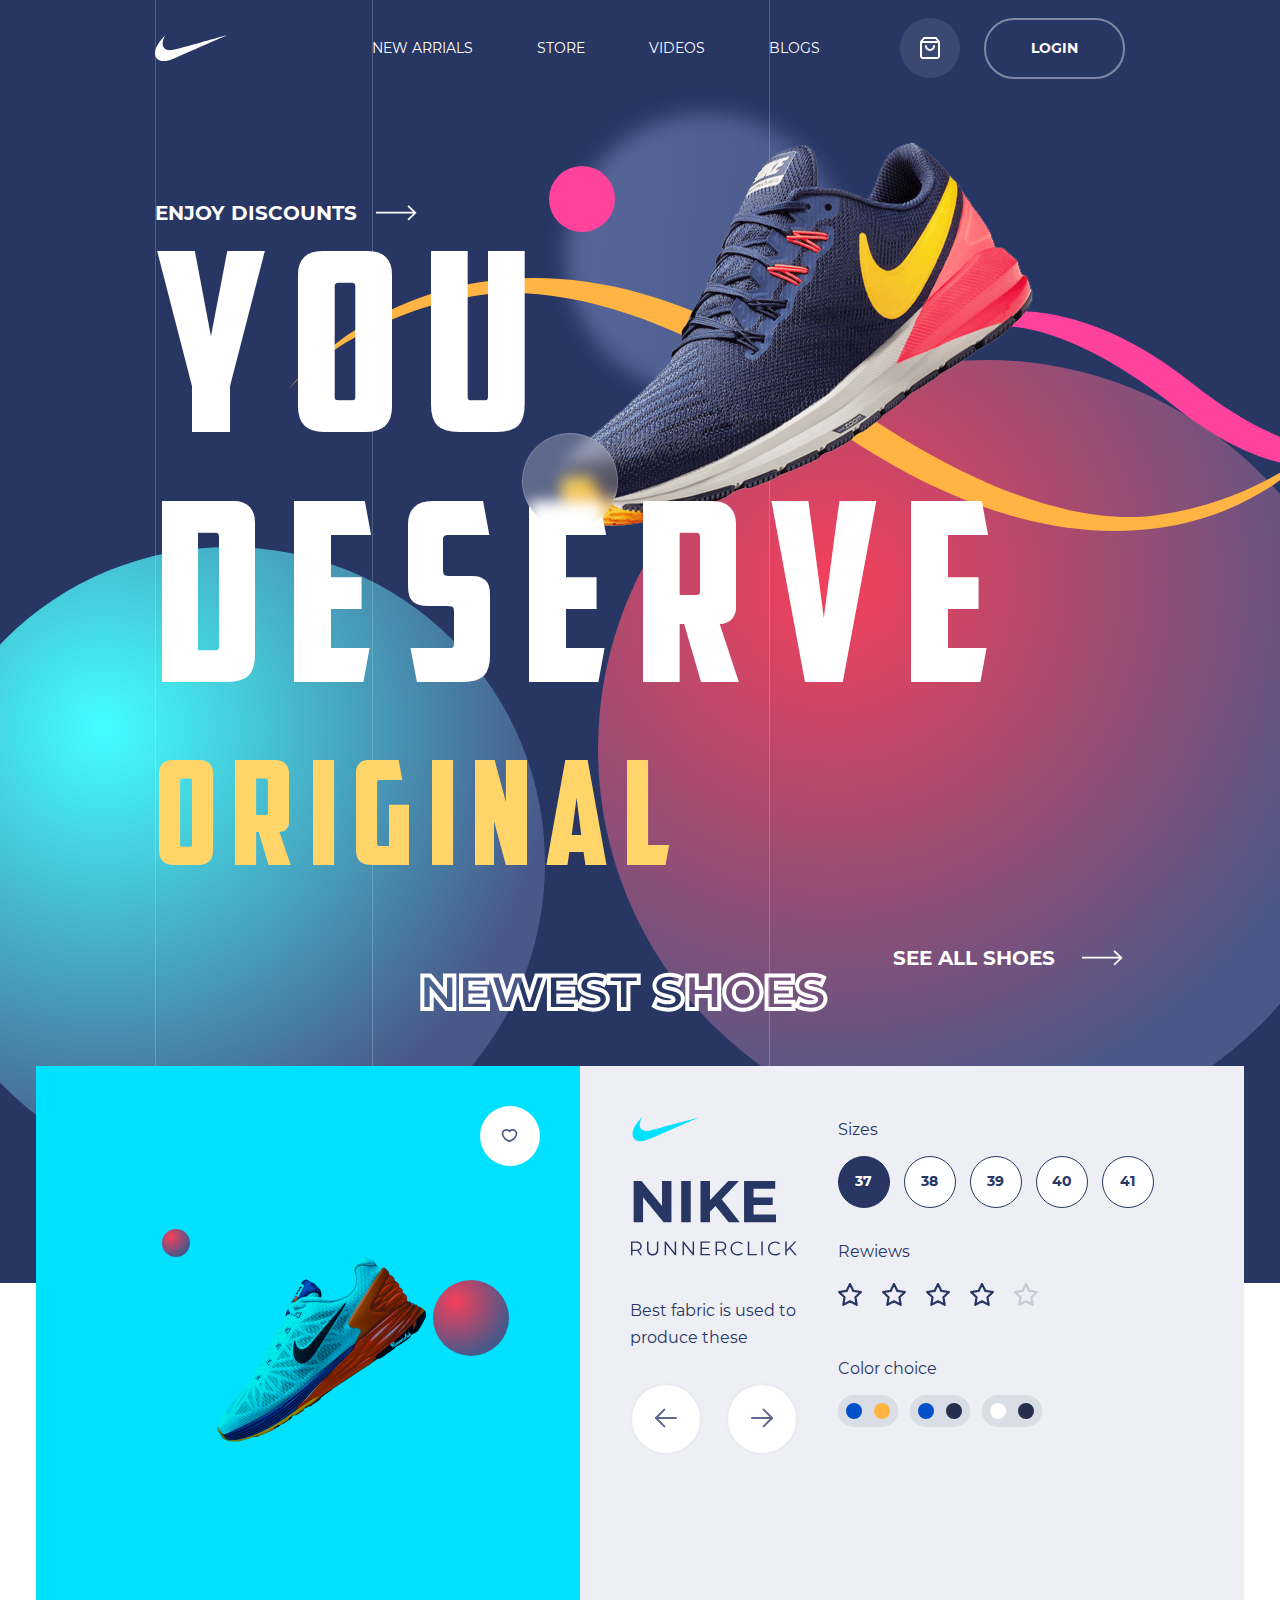
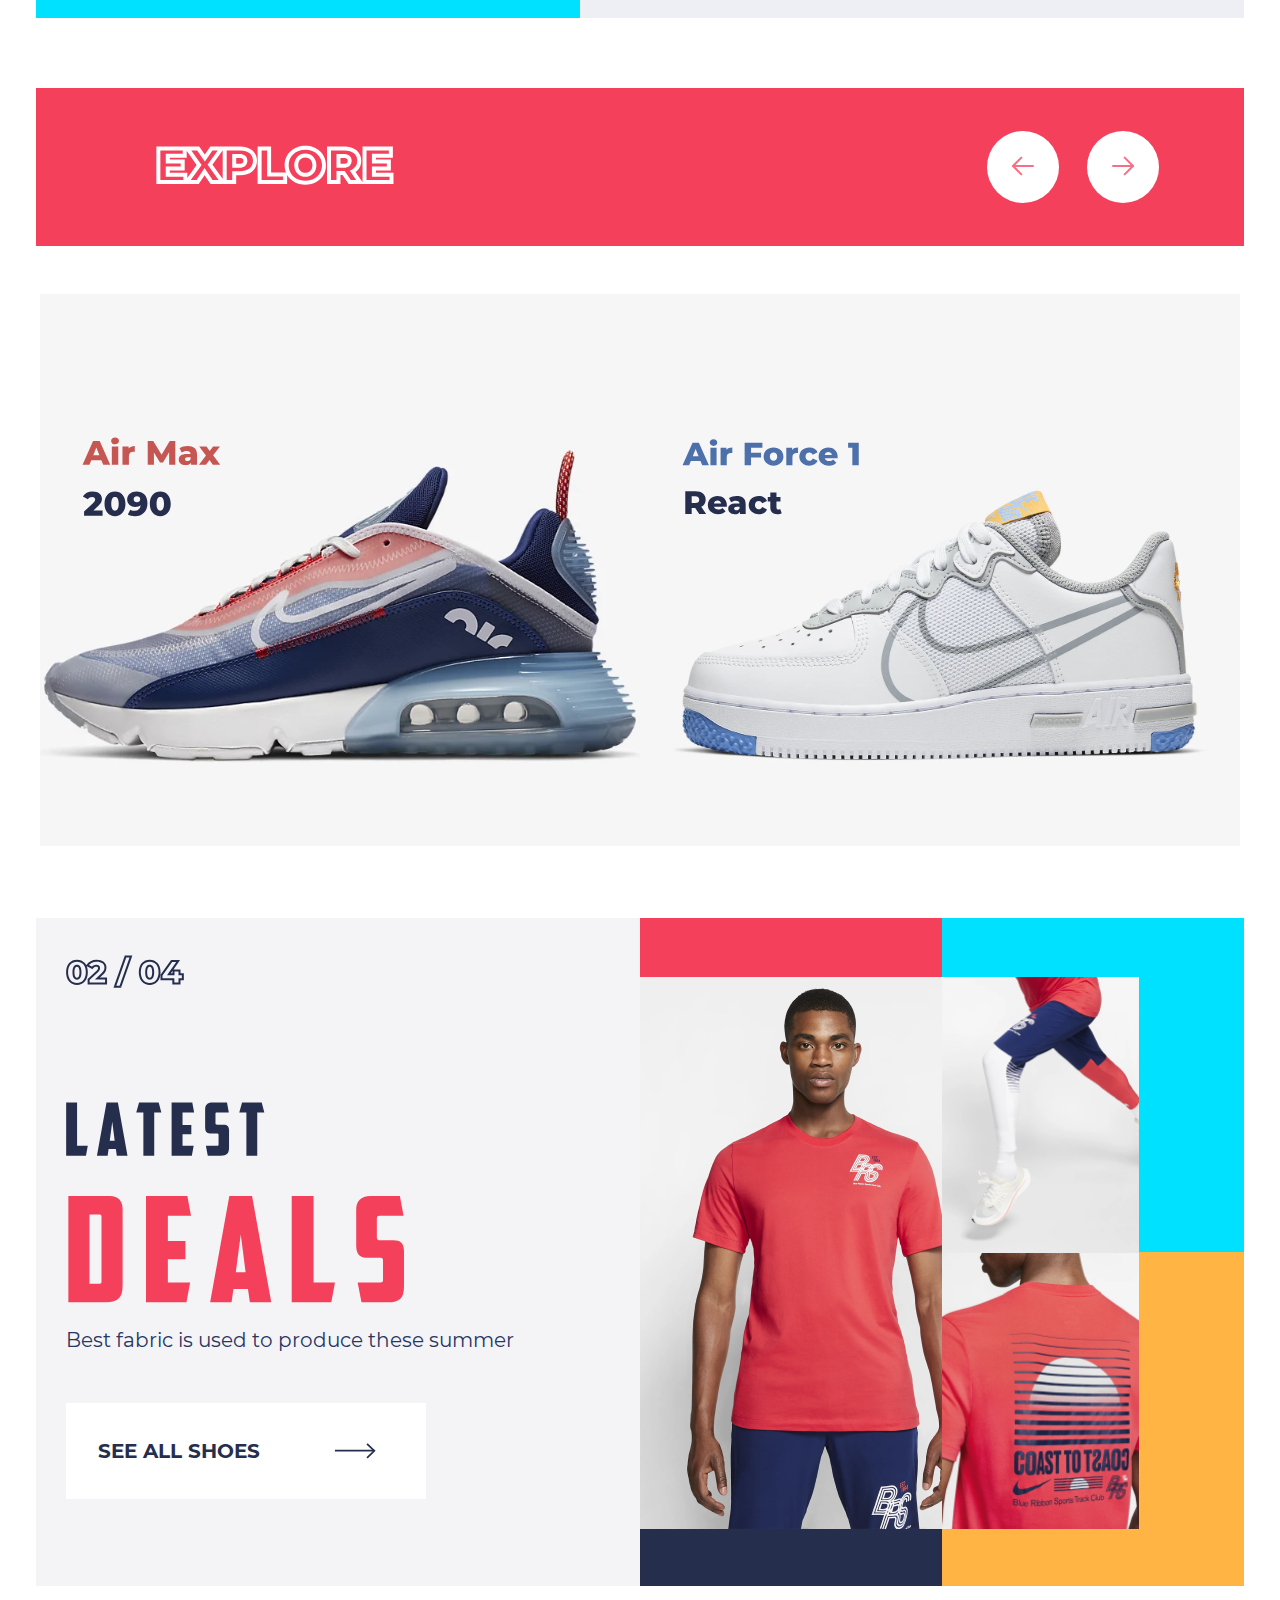
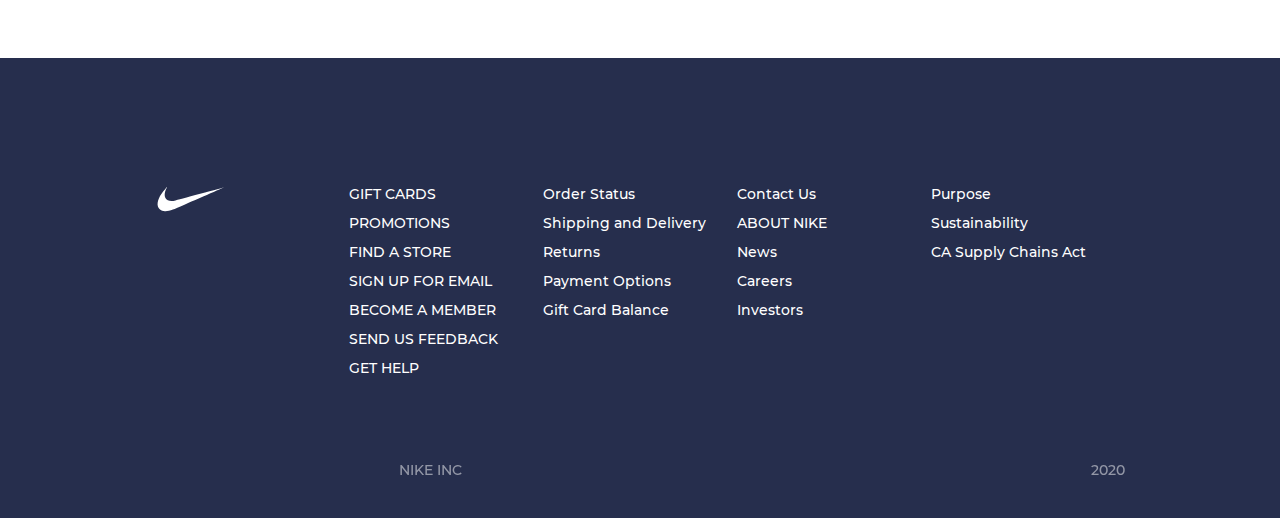
<file: index.html>
<!DOCTYPE html>
<html lang="en">

<head>
    <!-- TITLE -->
    <title>Home Page</title>

    <!-- STYLE -->
    <link rel="stylesheet" href="style/style.css">
    <link rel="stylesheet" href="font/Montserrat/stylesheet.css">
    <link rel="stylesheet" href="font/American_captain/stylesheet.css">
</head>

<body>

    <!-- WALLPAPER SECTION -->
    <section id="wallpaper-section">
        <div class="image">
            <img src="./img/Untitled-1 1.svg" alt="">
        </div>
        <div class="bg-radius"></div>
        <div class="pink-ellipse"></div>
        <div class="red-ellipse"></div>
        <div class="blue-ellipse"></div>
        <div class="blur-mini-ellipse"></div>
        <div class="vector-yellow">
            <img src="./img/Vector 1 (Stroke).svg" alt="">
        </div>
        <div class="vector-pink">
            <img src="./img/Vector 2 (Stroke).svg" alt="">
        </div>
        <div class="container">
            <!-- header -->
            <header>
                <div class="left-side-header">
                    <a href="index.html" class="logo">
                        <img src="./img/nike 1.svg" alt="">
                    </a>
                </div>
                <div class="center-side-header">
                    <ul>
                        <li><a href="" class="first-child-a">new arrials</a></li>
                        <li><a href="">store</a></li>
                        <li><a href="">videos</a></li>
                        <li><a href="" class="last-child-a">blogs</a></li>
                    </ul>
                </div>
                <div class="right-side-header">
                    <div class="basket">
                        <img src="./img/shopping-bag.svg" alt="">
                    </div>
                    <a href="" class="login-btn">
                        login
                    </a>
                </div>
                <div class="menu-button">
                    <div class="inner">
                        <span></span>
                        <span></span>
                        <span></span>
                    </div>
                </div>
            </header>
            <!-- inner wallpaper section -->
            <div class="inner-wallpaper-section">
                <a href="#" class="go-to discounts">
                    <p>ENJOY DISCOUNTS</p>
                    <img src="./img/Group 439.svg" alt="">
                </a>
                <h1>YOU <br> DESERVE</h1>
                <h2>ORIGINAL</h2>
                <a href="#" class="go-to shoes">
                    <p>SEE ALL SHOES</p>
                    <img src="./img/Group 439.svg" alt="">
                </a>
                <img src="./img/NEWEST SHOES.svg" alt="" class="newest-shoes">
            </div>
        </div>
        <!-- NEWEST SHOES SECTION -->
        <section id="newest-shoes-section">
            <div class="container-fluid">
                <div class="inner-newest-shoes" id="innerNewest">
                    <!-- left side -->
                    <div class="left-side-new-s">
                        <div class="like-round-parent">
                            <div class="like-round">
                                <svg viewBox="0 0 19 17" fill="none" xmlns="http://www.w3.org/2000/svg">
                                    <path fill-rule="evenodd" clip-rule="evenodd"
                                        d="M18 5.88971C18 8.05147 16.8303 9.82721 15.3486 11.2941C13.789 12.6838 11.7615 13.8419 9.81193 14.8456L9.5 15L9.18807 14.8456C7.23853 13.8419 5.21101 12.761 3.65138 11.2941C2.09174 9.82721 1 8.05147 1 5.88971C1 4.42279 1.54587 3.26471 2.32569 2.41544C3.1055 1.56618 4.19725 1.18015 5.28899 1.02574C6.84862 0.871324 8.56422 1.41176 9.57798 2.64706C10.4358 1.41176 12.1514 0.871324 13.711 1.02574C14.8028 1.18015 15.8945 1.56618 16.6743 2.41544C17.4541 3.26471 18 4.42279 18 5.88971Z"
                                        stroke="#495889" stroke-width="2" stroke-miterlimit="10" />
                                </svg>
                            </div>
                        </div>
                        <div class="left-side-main-img">
                            <div class="first-ellipse"></div>
                            <img src="./img/Nike-Shoe-PNG 3 1.svg" alt="">
                            <div class="second-ellipse"></div>
                            <!-- <div class="shadow">
                                <div class="first-shadow"></div>
                                <div class="second-shadow"></div>
                            </div> -->
                        </div>
                    </div>
                    <!-- right side -->
                    <div class="right-side-new-s">
                        <div class="content">
                            <img src="./img/nike 2.svg" class="logo-nike-blue" alt="">
                            <img src="./img/NIKE RUNNERCLICK.svg" class="runner-click" alt="">
                            <p>Best fabric is used to <br> produce these</p>
                            <div class="arrows">
                                <button class="prev-btn" id="prevBtn">
                                    <svg viewBox="0 0 24 24" fill="none" xmlns="http://www.w3.org/2000/svg">
                                        <g opacity="0.75">
                                            <path d="M10.3333 20.3333L2 12L10.3333 3.66667" stroke="#283664"
                                                stroke-width="2" stroke-linecap="round" stroke-linejoin="round" />
                                            <path d="M22 12L2 12" stroke="#283664" stroke-width="2"
                                                stroke-linecap="round" stroke-linejoin="round" />
                                        </g>
                                    </svg>
                                </button>
                                <button class="next-btn" id="nextBtn">
                                    <svg viewBox="0 0 24 24" fill="none" xmlns="http://www.w3.org/2000/svg">
                                        <g opacity="0.75">
                                            <path d="M13.6667 3.66667L22 12L13.6667 20.3333" stroke="#283664"
                                                stroke-width="2" stroke-linecap="round" stroke-linejoin="round" />
                                            <path d="M2 12H22" stroke="#283664" stroke-width="2" stroke-linecap="round"
                                                stroke-linejoin="round" />
                                        </g>
                                    </svg>
                                </button>
                            </div>
                        </div>
                        <div class="inner">
                            <p>Sizes</p>
                            <div class="checkboxes">
                                <div class="form-check">
                                    <input class="form-check-input" type="radio" name="movie-date" id="d1" value="1"
                                        checked>
                                    <label class="form-check-label" for="d1">
                                        37
                                    </label>
                                </div>

                                <div class="form-check">
                                    <input class="form-check-input" type="radio" name="movie-date" id="d2" value="2">
                                    <label class="form-check-label" for="d2">
                                        38
                                    </label>
                                </div>

                                <div class="form-check">
                                    <input class="form-check-input" type="radio" name="movie-date" id="d3" value="2">
                                    <label class="form-check-label" for="d3">
                                        39
                                    </label>
                                </div>

                                <div class="form-check">
                                    <input class="form-check-input" type="radio" name="movie-date" id="d4" value="2">
                                    <label class="form-check-label" for="d4">
                                        40
                                    </label>
                                </div>

                                <div class="form-check">
                                    <input class="form-check-input" type="radio" name="movie-date" id="d5" value="2">
                                    <label class="form-check-label" for="d5">
                                        41
                                    </label>
                                </div>
                            </div>
                            <p>Rewiews</p>
                            <div class="rating">
                                <svg viewBox="0 0 22 22" fill="none" xmlns="http://www.w3.org/2000/svg">
                                    <path
                                        d="M11 1L14.09 7.26L21 8.27L16 13.14L17.18 20.02L11 16.77L4.82 20.02L6 13.14L1 8.27L7.91 7.26L11 1Z"
                                        stroke="#283664" stroke-width="2" stroke-linecap="round"
                                        stroke-linejoin="round" />
                                </svg> <svg viewBox="0 0 22 22" fill="none" xmlns="http://www.w3.org/2000/svg">
                                    <path
                                        d="M11 1L14.09 7.26L21 8.27L16 13.14L17.18 20.02L11 16.77L4.82 20.02L6 13.14L1 8.27L7.91 7.26L11 1Z"
                                        stroke="#283664" stroke-width="2" stroke-linecap="round"
                                        stroke-linejoin="round" />
                                </svg> <svg viewBox="0 0 22 22" fill="none" xmlns="http://www.w3.org/2000/svg">
                                    <path
                                        d="M11 1L14.09 7.26L21 8.27L16 13.14L17.18 20.02L11 16.77L4.82 20.02L6 13.14L1 8.27L7.91 7.26L11 1Z"
                                        stroke="#283664" stroke-width="2" stroke-linecap="round"
                                        stroke-linejoin="round" />
                                </svg> <svg viewBox="0 0 22 22" fill="none" xmlns="http://www.w3.org/2000/svg">
                                    <path
                                        d="M11 1L14.09 7.26L21 8.27L16 13.14L17.18 20.02L11 16.77L4.82 20.02L6 13.14L1 8.27L7.91 7.26L11 1Z"
                                        stroke="#283664" stroke-width="2" stroke-linecap="round"
                                        stroke-linejoin="round" />
                                </svg>
                                <svg viewBox="0 0 22 22" fill="none" xmlns="http://www.w3.org/2000/svg">
                                    <path
                                        d="M11 1L14.09 7.26L21 8.27L16 13.14L17.18 20.02L11 16.77L4.82 20.02L6 13.14L1 8.27L7.91 7.26L11 1Z"
                                        stroke="#C6CAD7" stroke-width="2" stroke-linecap="round"
                                        stroke-linejoin="round" />
                                </svg>
                            </div>
                            <p>Color choice</p>
                            <div class="color-choice-boxes">
                                <div class="box first-box">
                                    <span></span>
                                    <span></span>
                                </div>
                                <div class="box second-box">
                                    <span></span>
                                    <span></span>
                                </div>
                                <div class="box third-box">
                                    <span></span>
                                    <span></span>
                                </div>
                            </div>
                        </div>
                    </div>
                </div>
            </div>
        </section>
        <!-- NEWEST SHOES SECTION END -->
    </section>
    <!-- WALLPAPER SECTION END -->



    <!-- EXPLORE SECTION -->
    <section id="explore-section">
        <div class="container-fluid">
            <div class="inner-explore-section">
                <!-- left -->
                <div class="left-side-explore">
                    <img src="./img/EXPLORE.svg" alt="">
                </div>
                <!-- right -->
                <div class="right-side-explore">
                    <button id="prev">
                        <svg viewBox="0 0 24 24" fill="none" xmlns="http://www.w3.org/2000/svg">
                            <g opacity="0.75">
                                <path d="M10.3333 20.3333L2 12L10.3333 3.66667" stroke="#F5405B" stroke-width="2"
                                    stroke-linecap="round" stroke-linejoin="round" />
                                <path d="M22 12L2 12" stroke="#F5405B" stroke-width="2" stroke-linecap="round"
                                    stroke-linejoin="round" />
                            </g>
                        </svg>
                    </button>
                    <button id="next">
                        <svg viewBox="0 0 24 24" fill="none" xmlns="http://www.w3.org/2000/svg">
                            <g opacity="0.75">
                                <path d="M13.6667 3.66667L22 12L13.6667 20.3333" stroke="#F5405B" stroke-width="2"
                                    stroke-linecap="round" stroke-linejoin="round" />
                                <path d="M2 12H22" stroke="#F5405B" stroke-width="2" stroke-linecap="round"
                                    stroke-linejoin="round" />
                            </g>
                        </svg>

                    </button>
                </div>
            </div>
        </div>
        <div class="container-fluid">
            <div class="carousel-explore-section">
                <div id="slider" class="slider">
                    <div class="wrapper">
                        <div id="items" class="items">
                            <div class="slide">
                                <div class="side left-side">
                                    <div class="header-side">
                                        <div class="header-side-inner">
                                            <img src="./img/nike 1.svg" alt="">
                                            <a href="">Shop now</a>
                                        </div>
                                    </div>
                                    <img src="./img/Air Max 2090.svg" class="content-img-first" alt="">
                                    <div class="main-img">
                                        <img src="./img/Rectangle 265.svg" alt="">
                                    </div>
                                    <div class="overlay"></div>
                                </div>
                                <div class="side right-side">
                                    <div class="header-side">
                                        <div class="header-side-inner">
                                            <img src="./img/nike 1.svg" alt="">
                                            <a href="">Shop now</a>
                                        </div>
                                    </div>
                                    <img src="./img/Air Force 1 React.svg" class="content-img-second" alt="">
                                    <div class="main-img">
                                        <img src="./img/Rectangle 262.svg" alt="">
                                    </div>
                                    <div class="overlay"></div>
                                </div>
                            </div>
                            <div class="slide">
                                <div class="side left-side">
                                    <div class="header-side">
                                        <div class="header-side-inner">
                                            <img src="./img/nike 1.svg" alt="">
                                            <a href="">Shop now</a>
                                        </div>
                                    </div>
                                    <img src="./img/Air Max 2090.svg" class="content-img-first" alt="">
                                    <div class="main-img">
                                        <img src="./img/nike-air-png-3.png" alt="">
                                    </div>
                                </div>
                                <div class="side right-side">
                                    <div class="header-side">
                                        <div class="header-side-inner">
                                            <img src="./img/nike 1.svg" alt="">
                                            <a href="">Shop now</a>
                                        </div>
                                    </div>
                                    <img src="./img/Air Force 1 React.svg" class="content-img-second" alt="">
                                    <div class="main-img">
                                        <img src="./img/Rectangle 265.svg" alt="">
                                    </div>
                                </div>
                            </div>
                            ...
                        </div>
                    </div>
                </div>
            </div>
        </div>
    </section>
    <!-- EXPLORE SECTION END -->



    <!-- LATEST DETALIS SECTION -->
    <section id="latest-detalis-section">
        <div class="container-fluid">
            <div class="latest-detalis-inner">
                <div class="latest-left">
                    <div class="header-latest-left">
                        <img src="./img/04.svg" alt="">
                    </div>
                    <div class="main-latest">
                        <img src="./img/LAtest DEALS.svg" alt="">
                        <p>Best fabric is used to produce these summer</p>
                        <a href="#">
                            <p>SEE ALL SHOES</p>
                            <img src="./img/arrow-dark.svg" alt="">
                        </a>
                    </div>
                </div>
                <div class="latest-right">
                    <div class="line-latest">
                        <div class="box-line-latest red"></div>
                        <div class="box-line-latest blue"></div>
                    </div>
                    <div class="line-latest">
                        <div class="box-line-latest dark"></div>
                        <div class="box-line-latest yellow"></div>
                    </div>
                    <div class="images-latest-right">
                        <div class="first">
                            <img src="./img/Rectangle 272.png" alt="">
                        </div>
                        <div class="second">
                            <img src="./img/Rectangle 273.png" alt="">
                            <img src="./img/Rectangle 274.png" alt="">
                        </div>
                    </div>
                </div>
            </div>
        </div>
    </section>
    <!-- LATEST DETALIS SECTION END -->



    <!-- FOOTER -->
    <footer>
        <div class="container">
            <div class="footer-top">
                <div class="col">
                    <a href="">
                        <img src="./img/nike 1.svg" alt="">
                    </a>
                </div>
                <div class="col">
                    <ul>
                        <li><a href="">GIFT CARDS </a></li>
                        <li><a href=""> PROMOTIONS </a></li>
                        <li><a href=""> FIND A STORE</a></li>
                        <li><a href="">SIGN UP FOR EMAIL</a></li>
                        <li><a href="">BECOME A MEMBER </a></li>
                        <li><a href="">SEND US FEEDBACK </a></li>
                        <li><a href="">GET HELP </a></li>
                    </ul>
                </div>
                <div class="col col-li">
                    <ul>
                        <li>Order Status</li>
                        <li>Shipping and Delivery</li>
                        <li>Returns</li>
                        <li>Payment Options</li>
                        <li>Gift Card Balance</li>
                    </ul>
                </div>
                <div class="col col-li">
                    <ul>
                        <li>Contact Us</li>
                        <li>ABOUT NIKE</li>
                        <li>News</li>
                        <li>Careers</li>
                        <li>Investors</li>
                    </ul>
                </div>
                <div class="col col-li">
                    <ul>
                        <li>Purpose </li>
                        <li>Sustainability</li>
                        <li>CA Supply Chains Act</li>
                    </ul>
                </div>
            </div>
            <div class="footer-bottom">
                <p>NIKE INC</p>
                <p>2020 </p>
            </div>
        </div>
    </footer>
    <!-- FOOTER END -->

    <script src="js/main.js"></script>
</body>

</html>
</file>
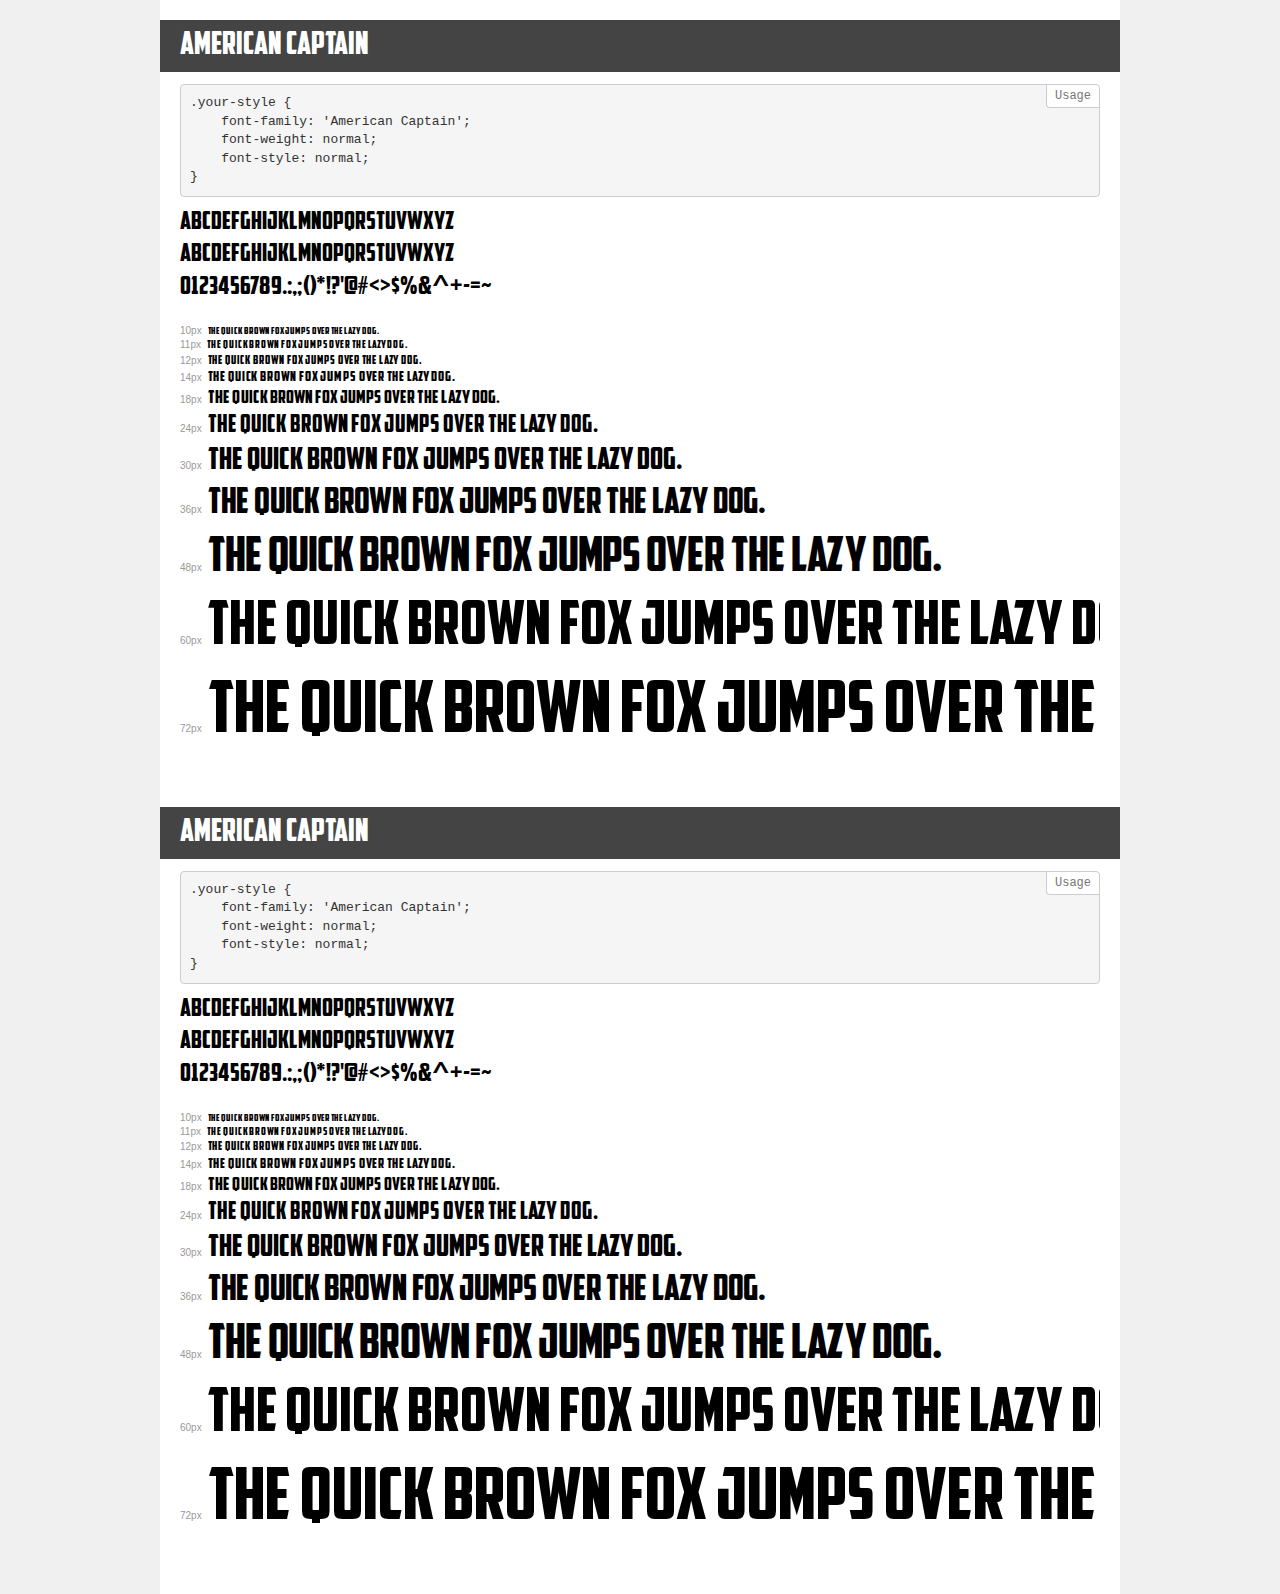
<file: font/American_captain/demo.html>
<!DOCTYPE html>
<html lang="en">
<head>
    <meta charset="utf-8">
    <meta http-equiv="X-UA-Compatible" content="IE=edge">
    <meta name="viewport" content="width=device-width, initial-scale=1">
    <meta name="robots" content="noindex, noarchive">
    <meta name="format-detection" content="telephone=no">
    <title>Transfonter demo</title>
    <link href="stylesheet.css" rel="stylesheet">
    <style>
        /*
        http://meyerweb.com/eric/tools/css/reset/
        v2.0 | 20110126
        License: none (public domain)
        */
        html, body, div, span, applet, object, iframe,
        h1, h2, h3, h4, h5, h6, p, blockquote, pre,
        a, abbr, acronym, address, big, cite, code,
        del, dfn, em, img, ins, kbd, q, s, samp,
        small, strike, strong, sub, sup, tt, var,
        b, u, i, center,
        dl, dt, dd, ol, ul, li,
        fieldset, form, label, legend,
        table, caption, tbody, tfoot, thead, tr, th, td,
        article, aside, canvas, details, embed,
        figure, figcaption, footer, header, hgroup,
        menu, nav, output, ruby, section, summary,
        time, mark, audio, video {
            margin: 0;
            padding: 0;
            border: 0;
            font-size: 100%;
            font: inherit;
            vertical-align: baseline;
        }
        /* HTML5 display-role reset for older browsers */
        article, aside, details, figcaption, figure,
        footer, header, hgroup, menu, nav, section {
            display: block;
        }
        body {
            line-height: 1;
        }
        ol, ul {
            list-style: none;
        }
        blockquote, q {
            quotes: none;
        }
        blockquote:before, blockquote:after,
        q:before, q:after {
            content: '';
            content: none;
        }
        table {
            border-collapse: collapse;
            border-spacing: 0;
        }
        /* demo styles */
        body {
            background: #f0f0f0;
            color: #000;
        }
        .page {
            background: #fff;
            width: 920px;
            margin: 0 auto;
            padding: 20px 20px 0 20px;
            overflow: hidden;
        }
        .font-container {
            overflow-x: auto;
            overflow-y: hidden;
            margin-bottom: 40px;
            line-height: 1.3;
            white-space: nowrap;
            padding-bottom: 5px;
        }
        h1 {
            position: relative;
            background: #444;
            font-size: 32px;
            color: #fff;
            padding: 10px 20px;
            margin: 0 -20px 12px -20px;
        }
        .letters {
            font-size: 25px;
            margin-bottom: 20px;
        }
        .s10:before {
            content: '10px';
        }
        .s11:before {
            content: '11px';
        }
        .s12:before {
            content: '12px';
        }
        .s14:before {
            content: '14px';
        }
        .s18:before {
            content: '18px';
        }
        .s24:before {
            content: '24px';
        }
        .s30:before {
            content: '30px';
        }
        .s36:before {
            content: '36px';
        }
        .s48:before {
            content: '48px';
        }
        .s60:before {
            content: '60px';
        }
        .s72:before {
            content: '72px';
        }
        .s10:before, .s11:before, .s12:before, .s14:before,
        .s18:before, .s24:before, .s30:before, .s36:before,
        .s48:before, .s60:before, .s72:before {
            font-family: Arial, sans-serif;
            font-size: 10px;
            font-weight: normal;
            font-style: normal;
            color: #999;
            padding-right: 6px;
        }
        pre {
            display: block;
            position: relative;
            padding: 9px;
            margin: 0 0 10px;
            font-family: Monaco, Menlo, Consolas, "Courier New", monospace;
            font-size: 13px;
            line-height: 1.428571429;
            color: #333;
            font-weight: normal;
            font-style: normal;
            background-color: #f5f5f5;
            border: 1px solid #ccc;
            overflow-x: auto;
            border-radius: 4px;
        }
        pre:after {
            display: block;
            position: absolute;
            right: 0;
            top: 0;
            content: 'Usage';
            line-height: 1;
            padding: 5px 8px;
            font-size: 12px;
            color: #767676;
            background-color: #fff;
            border: 1px solid #ccc;
            border-right: none;
            border-top: none;
            border-radius: 0 4px 0 4px;
            z-index: 10;
        }
        /* responsive */
        @media (max-width: 959px) {
            .page {
                width: auto;
                margin: 0;
            }
        }
    </style>
</head>
<body>
<div class="page">
    <div class="demo">
        <h1 style="font-family: 'American Captain'; font-weight: normal; font-style: normal;">American Captain</h1>
        <pre>.your-style {
    font-family: 'American Captain';
    font-weight: normal;
    font-style: normal;
}</pre>
        <div class="font-container" style="font-family: 'American Captain'; font-weight: normal; font-style: normal;">
            <p class="letters">
                abcdefghijklmnopqrstuvwxyz<br>
ABCDEFGHIJKLMNOPQRSTUVWXYZ<br>
                0123456789.:,;()*!?'@#<>$%&^+-=~
            </p>
            <p class="s10" style="font-size: 10px;">The quick brown fox jumps over the lazy dog.</p>
            <p class="s11" style="font-size: 11px;">The quick brown fox jumps over the lazy dog.</p>
            <p class="s12" style="font-size: 12px;">The quick brown fox jumps over the lazy dog.</p>
            <p class="s14" style="font-size: 14px;">The quick brown fox jumps over the lazy dog.</p>
            <p class="s18" style="font-size: 18px;">The quick brown fox jumps over the lazy dog.</p>
            <p class="s24" style="font-size: 24px;">The quick brown fox jumps over the lazy dog.</p>
            <p class="s30" style="font-size: 30px;">The quick brown fox jumps over the lazy dog.</p>
            <p class="s36" style="font-size: 36px;">The quick brown fox jumps over the lazy dog.</p>
            <p class="s48" style="font-size: 48px;">The quick brown fox jumps over the lazy dog.</p>
            <p class="s60" style="font-size: 60px;">The quick brown fox jumps over the lazy dog.</p>
            <p class="s72" style="font-size: 72px;">The quick brown fox jumps over the lazy dog.</p>
        </div>
    </div>
    <div class="demo">
        <h1 style="font-family: 'American Captain'; font-weight: normal; font-style: normal;">American Captain</h1>
        <pre>.your-style {
    font-family: 'American Captain';
    font-weight: normal;
    font-style: normal;
}</pre>
        <div class="font-container" style="font-family: 'American Captain'; font-weight: normal; font-style: normal;">
            <p class="letters">
                abcdefghijklmnopqrstuvwxyz<br>
ABCDEFGHIJKLMNOPQRSTUVWXYZ<br>
                0123456789.:,;()*!?'@#<>$%&^+-=~
            </p>
            <p class="s10" style="font-size: 10px;">The quick brown fox jumps over the lazy dog.</p>
            <p class="s11" style="font-size: 11px;">The quick brown fox jumps over the lazy dog.</p>
            <p class="s12" style="font-size: 12px;">The quick brown fox jumps over the lazy dog.</p>
            <p class="s14" style="font-size: 14px;">The quick brown fox jumps over the lazy dog.</p>
            <p class="s18" style="font-size: 18px;">The quick brown fox jumps over the lazy dog.</p>
            <p class="s24" style="font-size: 24px;">The quick brown fox jumps over the lazy dog.</p>
            <p class="s30" style="font-size: 30px;">The quick brown fox jumps over the lazy dog.</p>
            <p class="s36" style="font-size: 36px;">The quick brown fox jumps over the lazy dog.</p>
            <p class="s48" style="font-size: 48px;">The quick brown fox jumps over the lazy dog.</p>
            <p class="s60" style="font-size: 60px;">The quick brown fox jumps over the lazy dog.</p>
            <p class="s72" style="font-size: 72px;">The quick brown fox jumps over the lazy dog.</p>
        </div>
    </div>
</div>
</body>
</html>
</file>
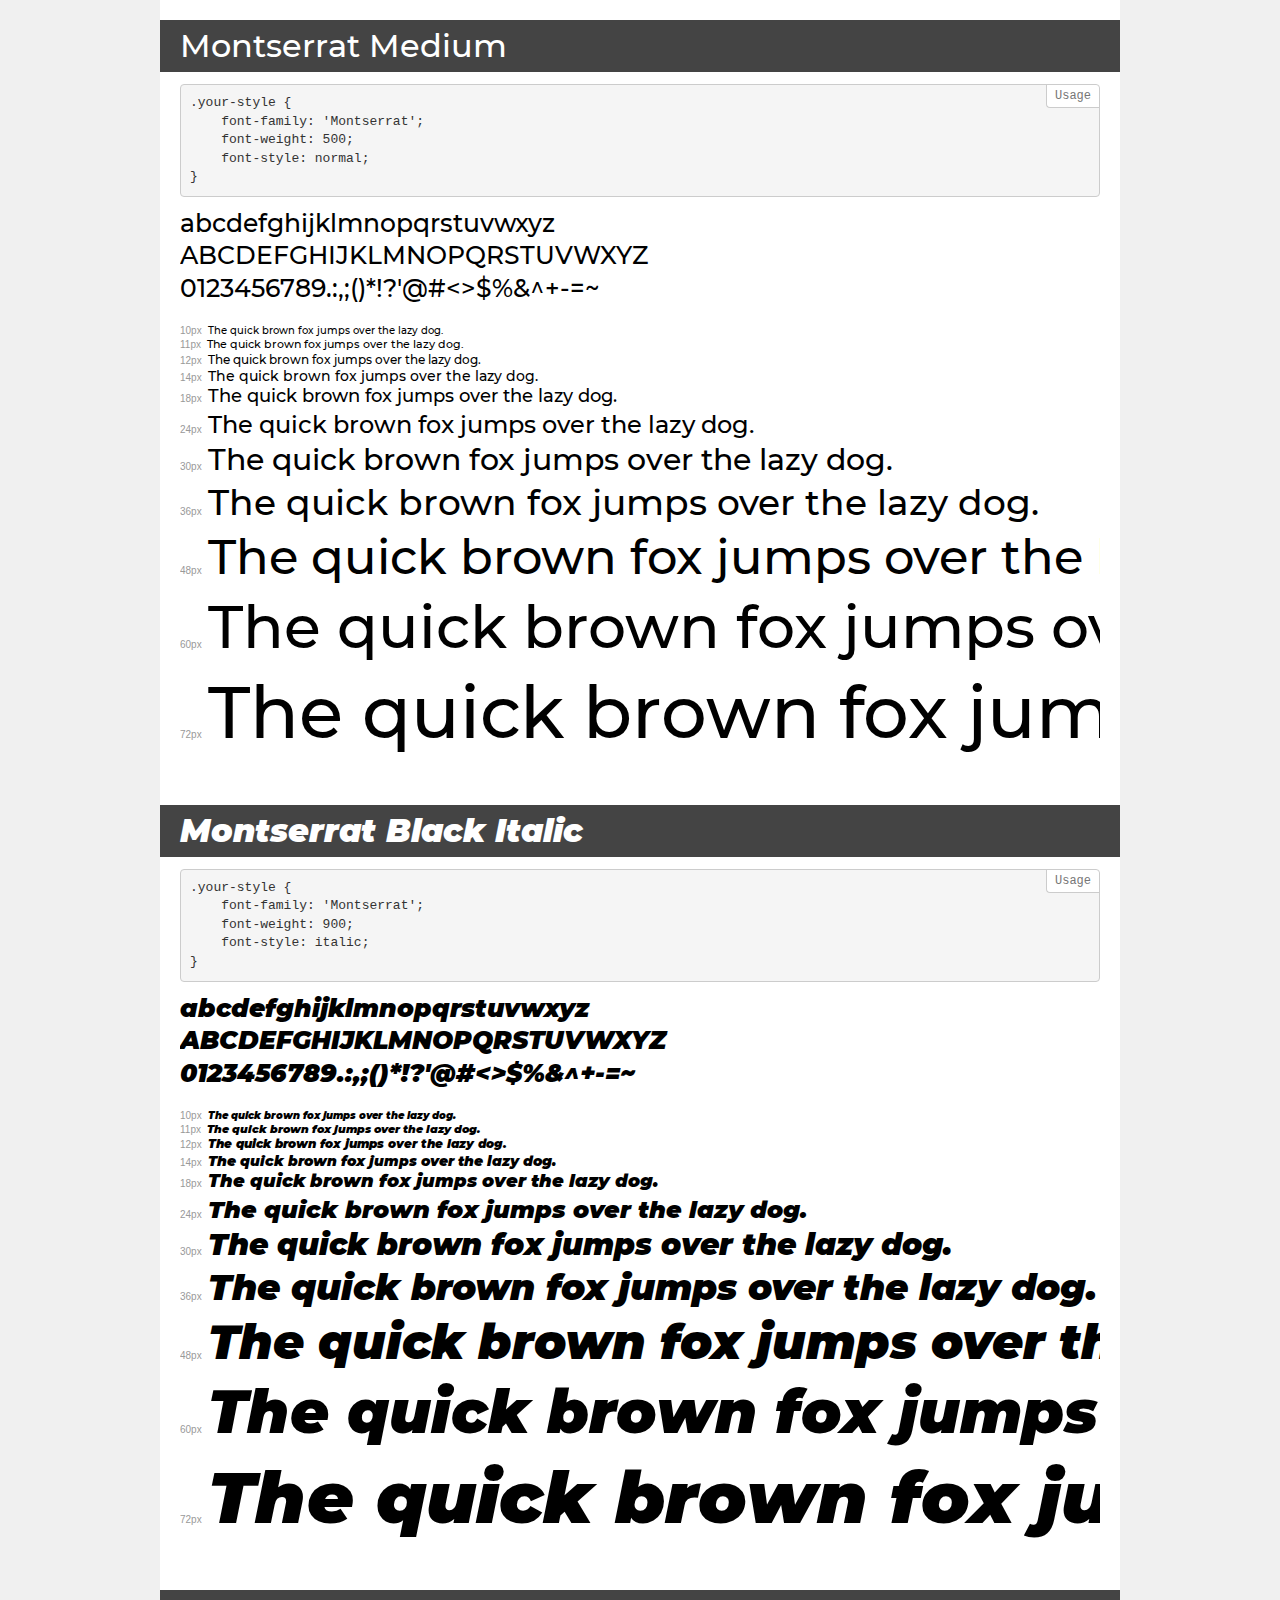
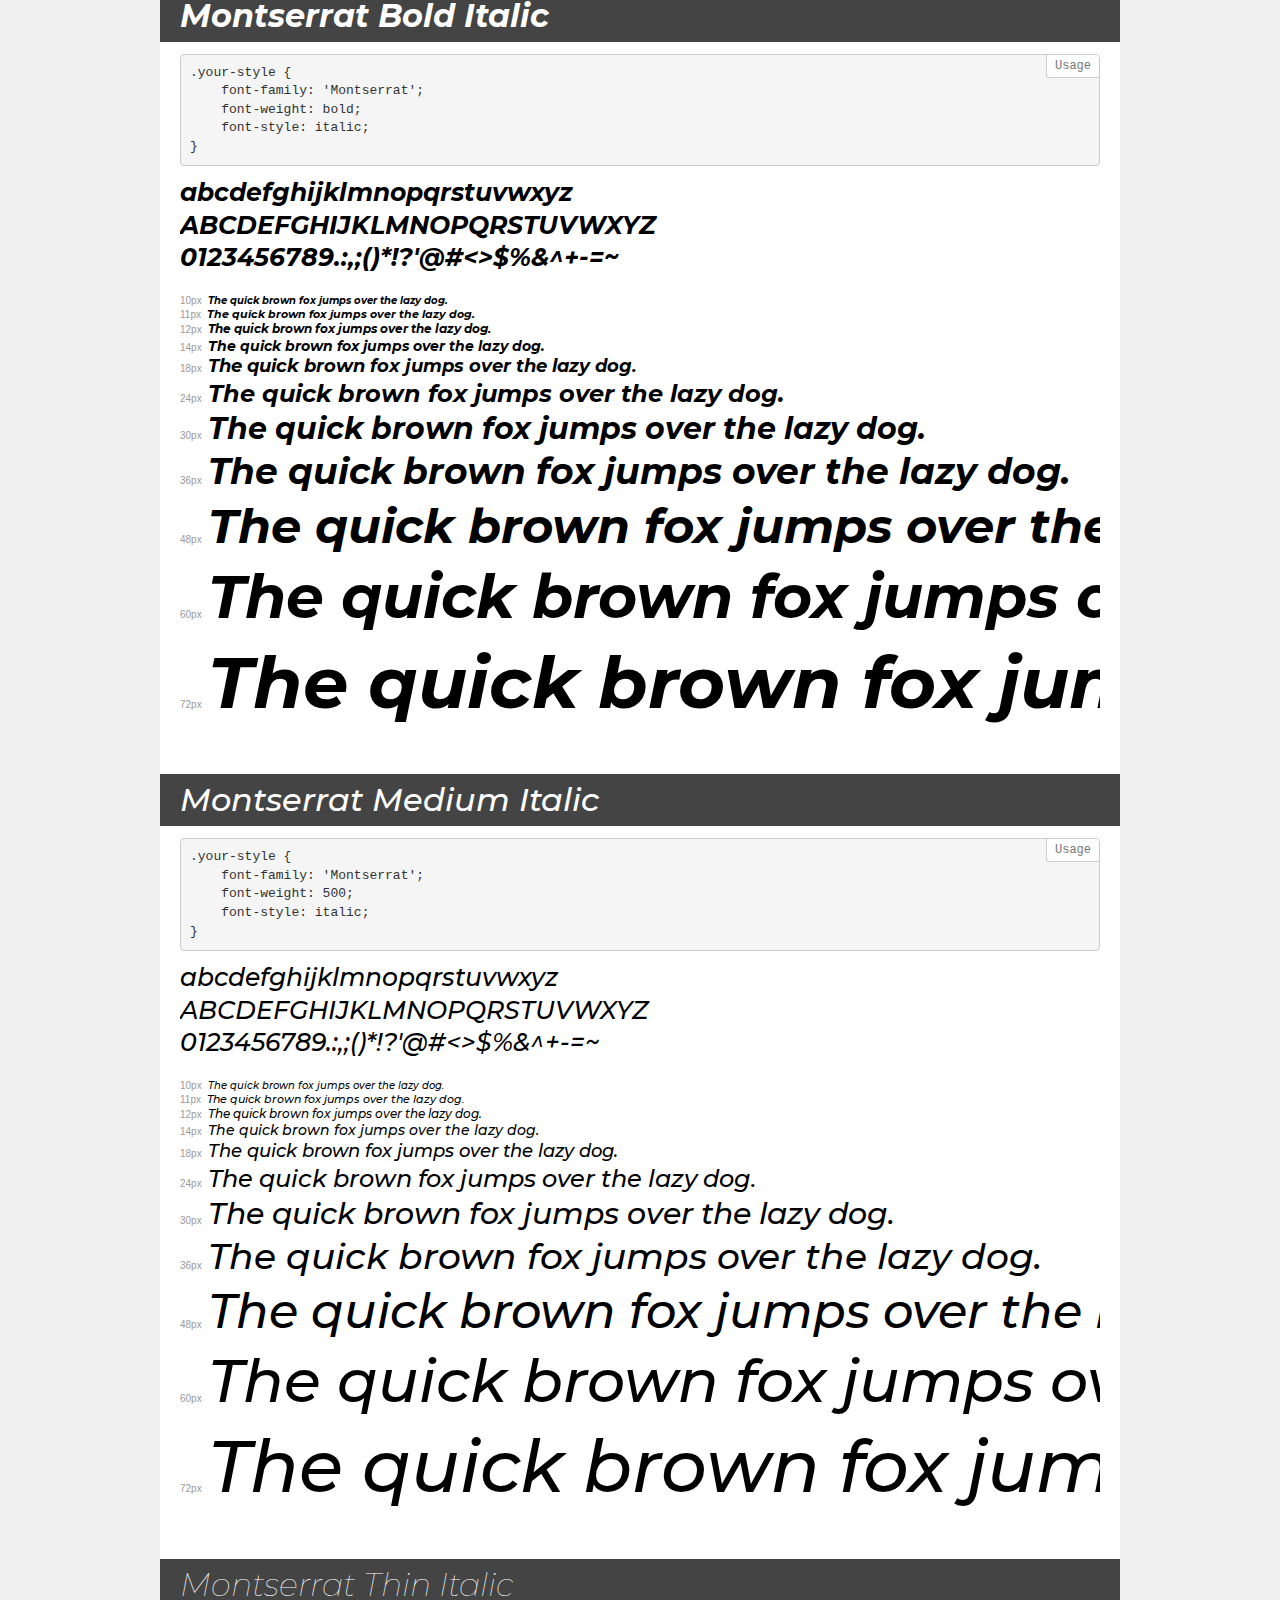
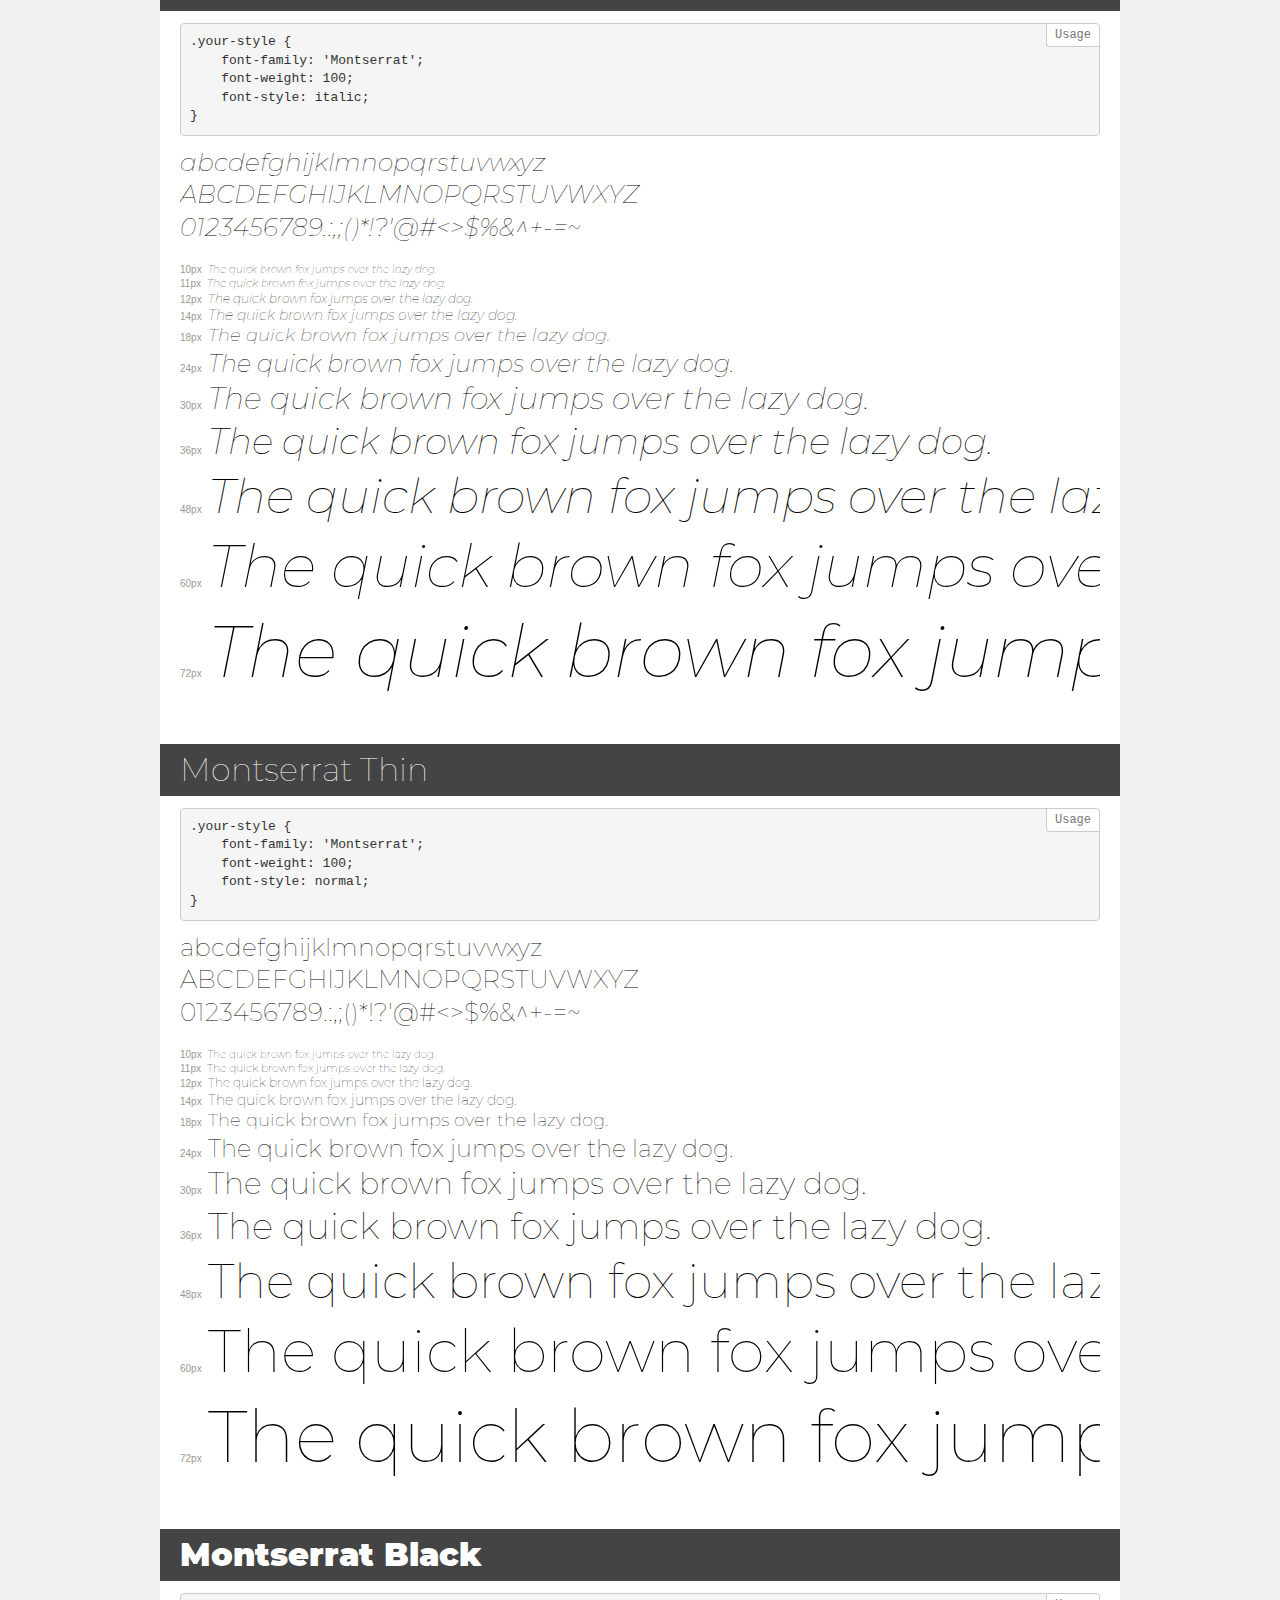
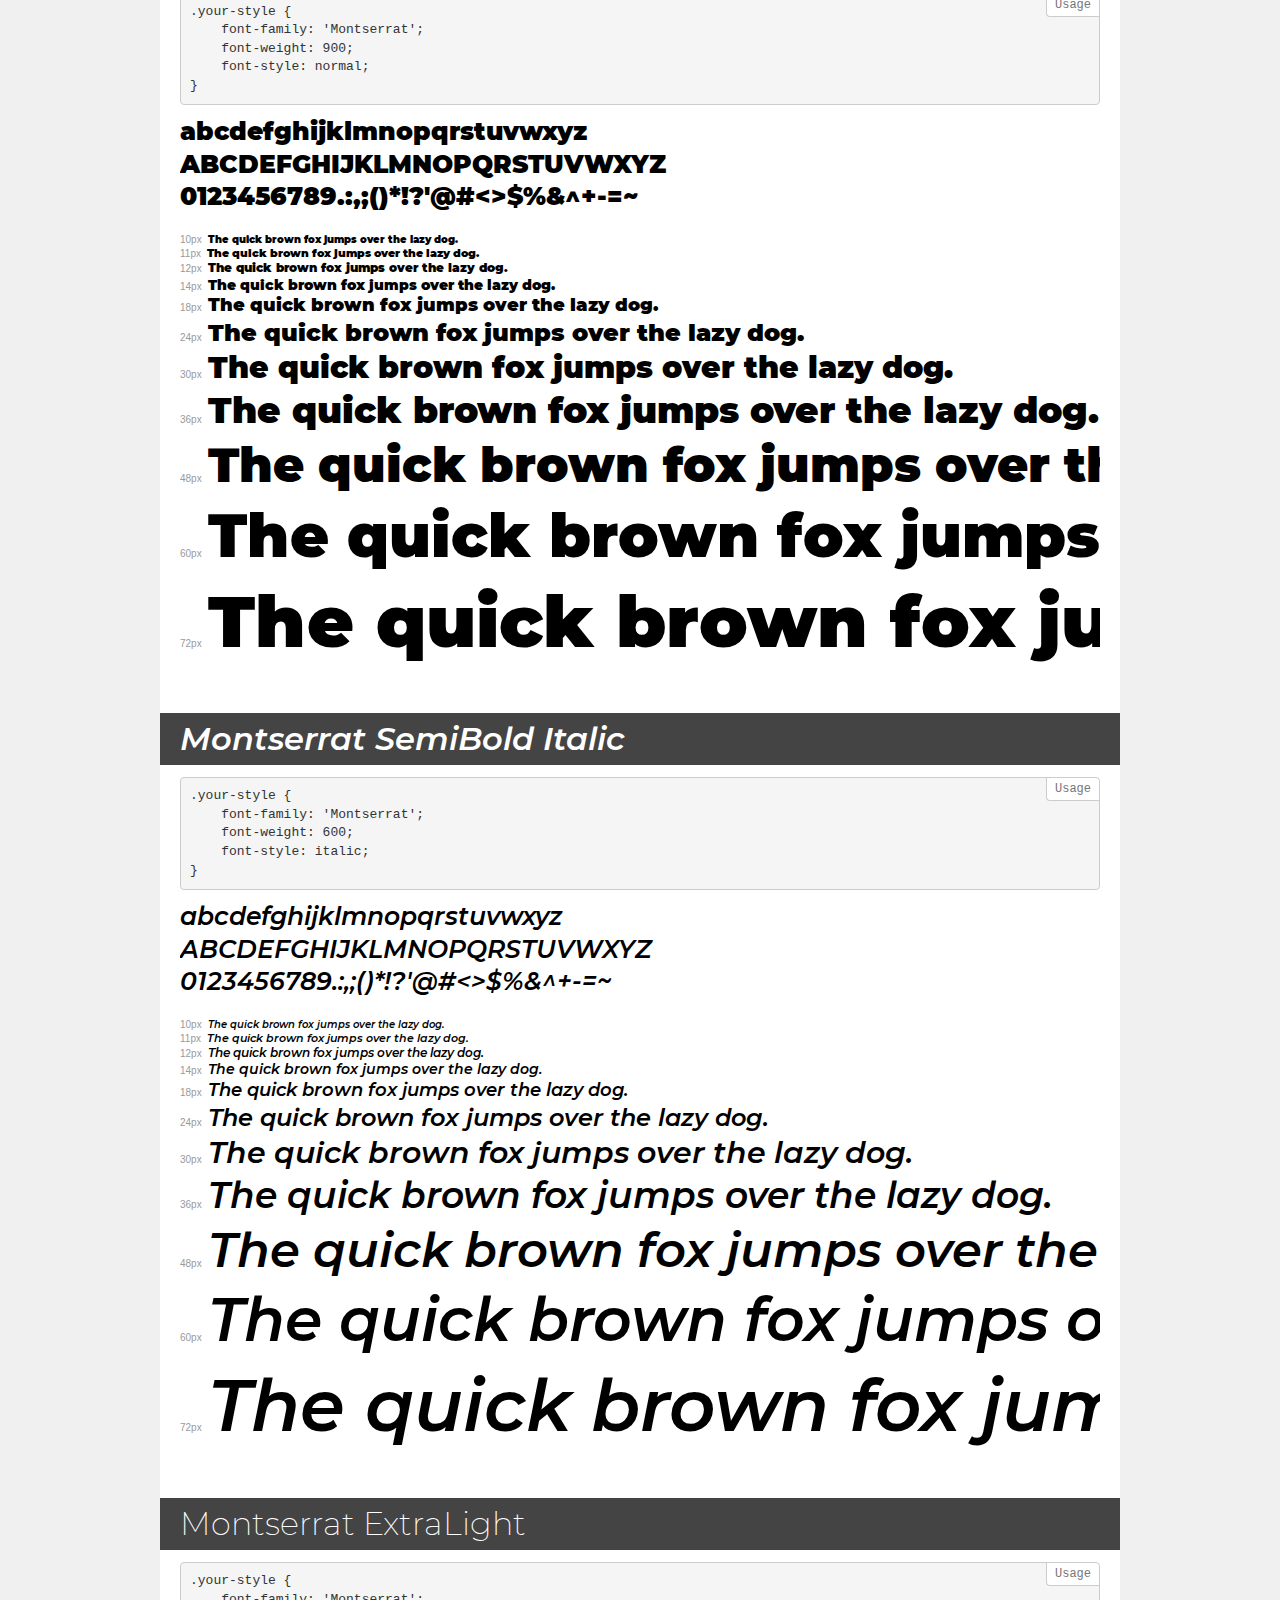
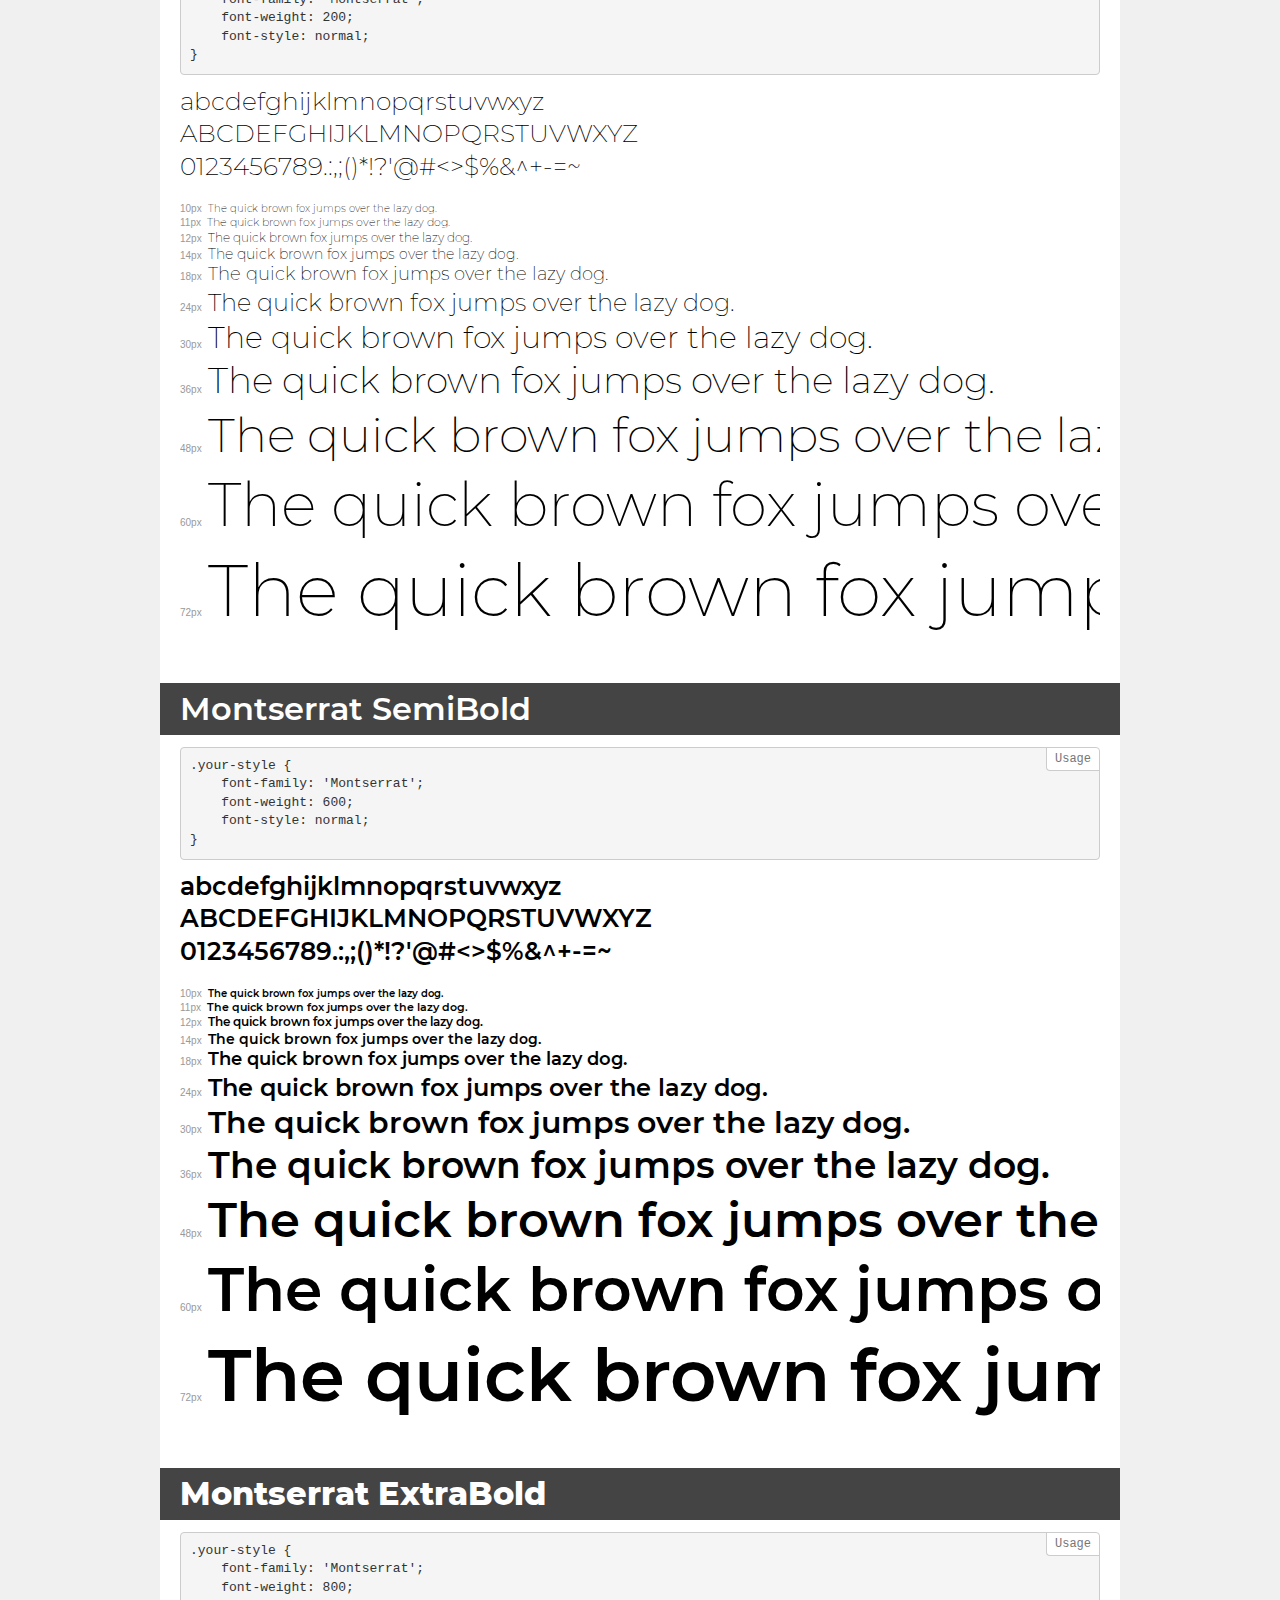
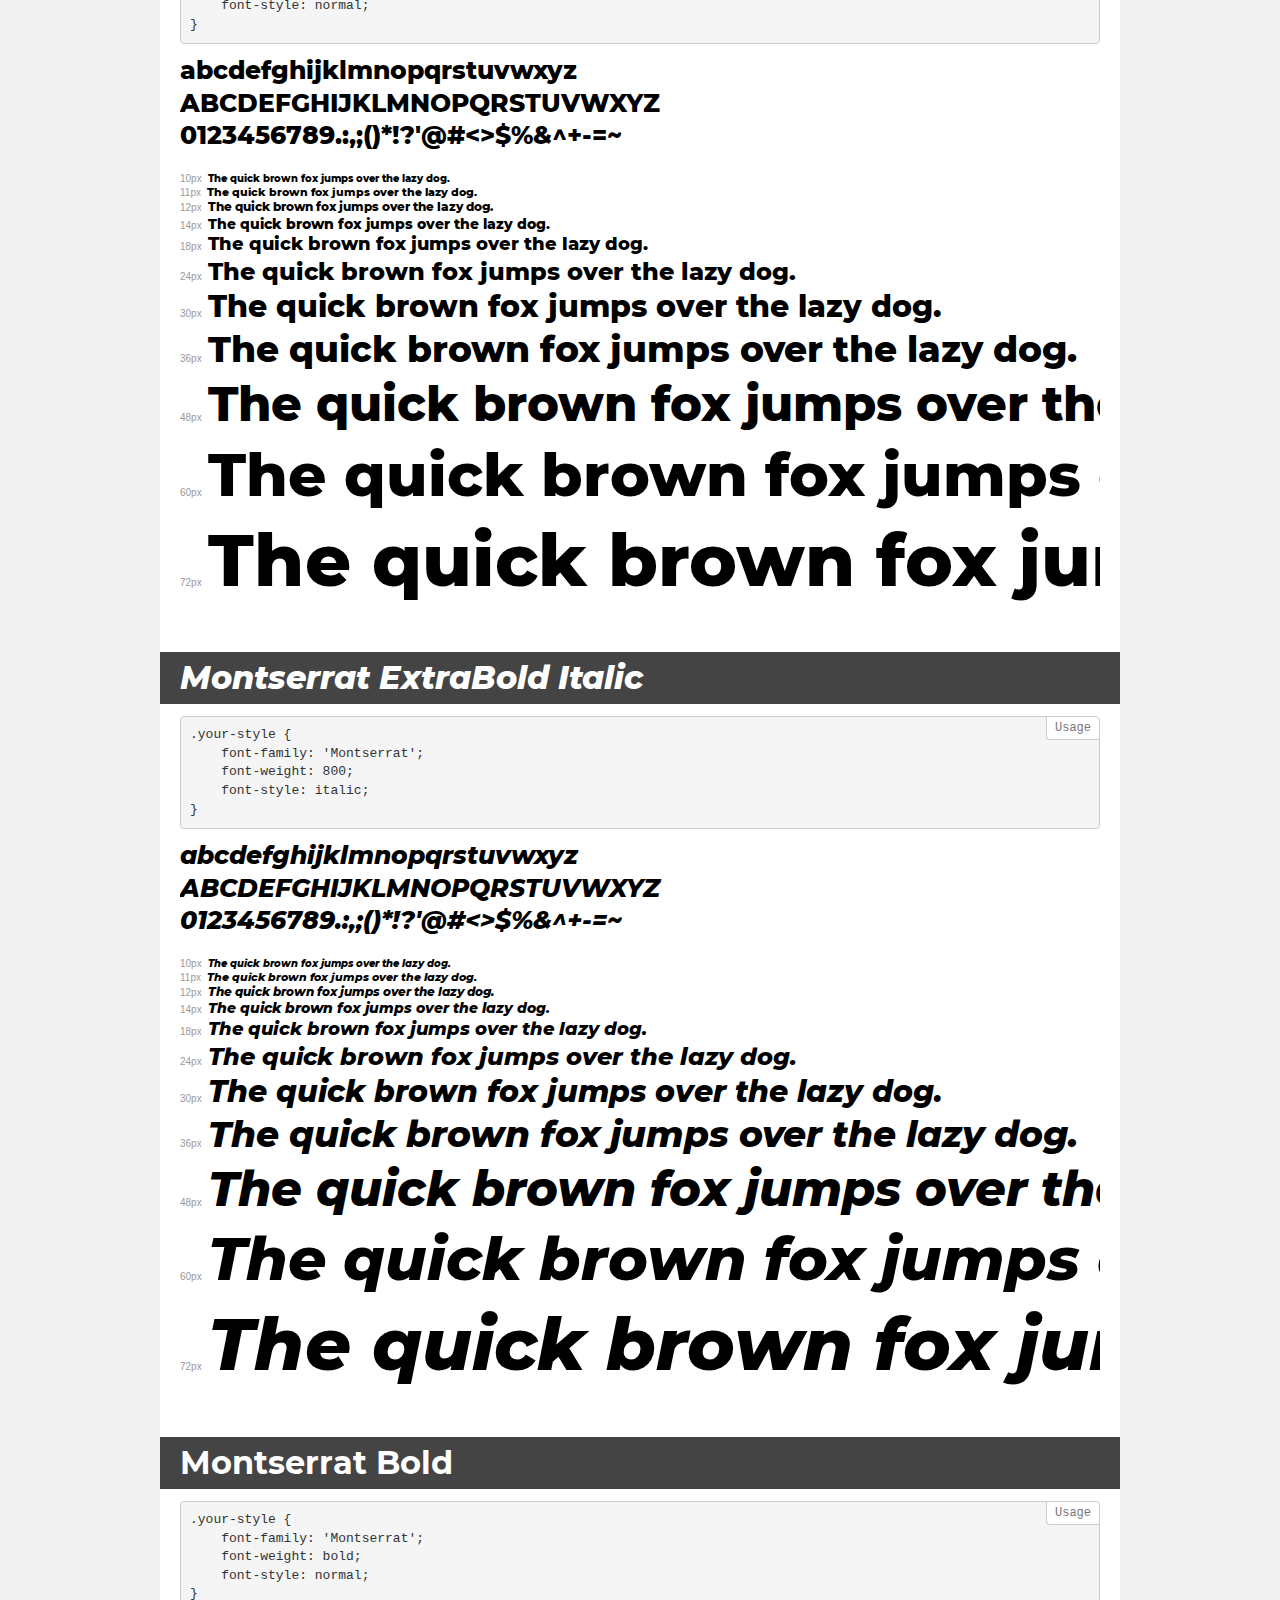
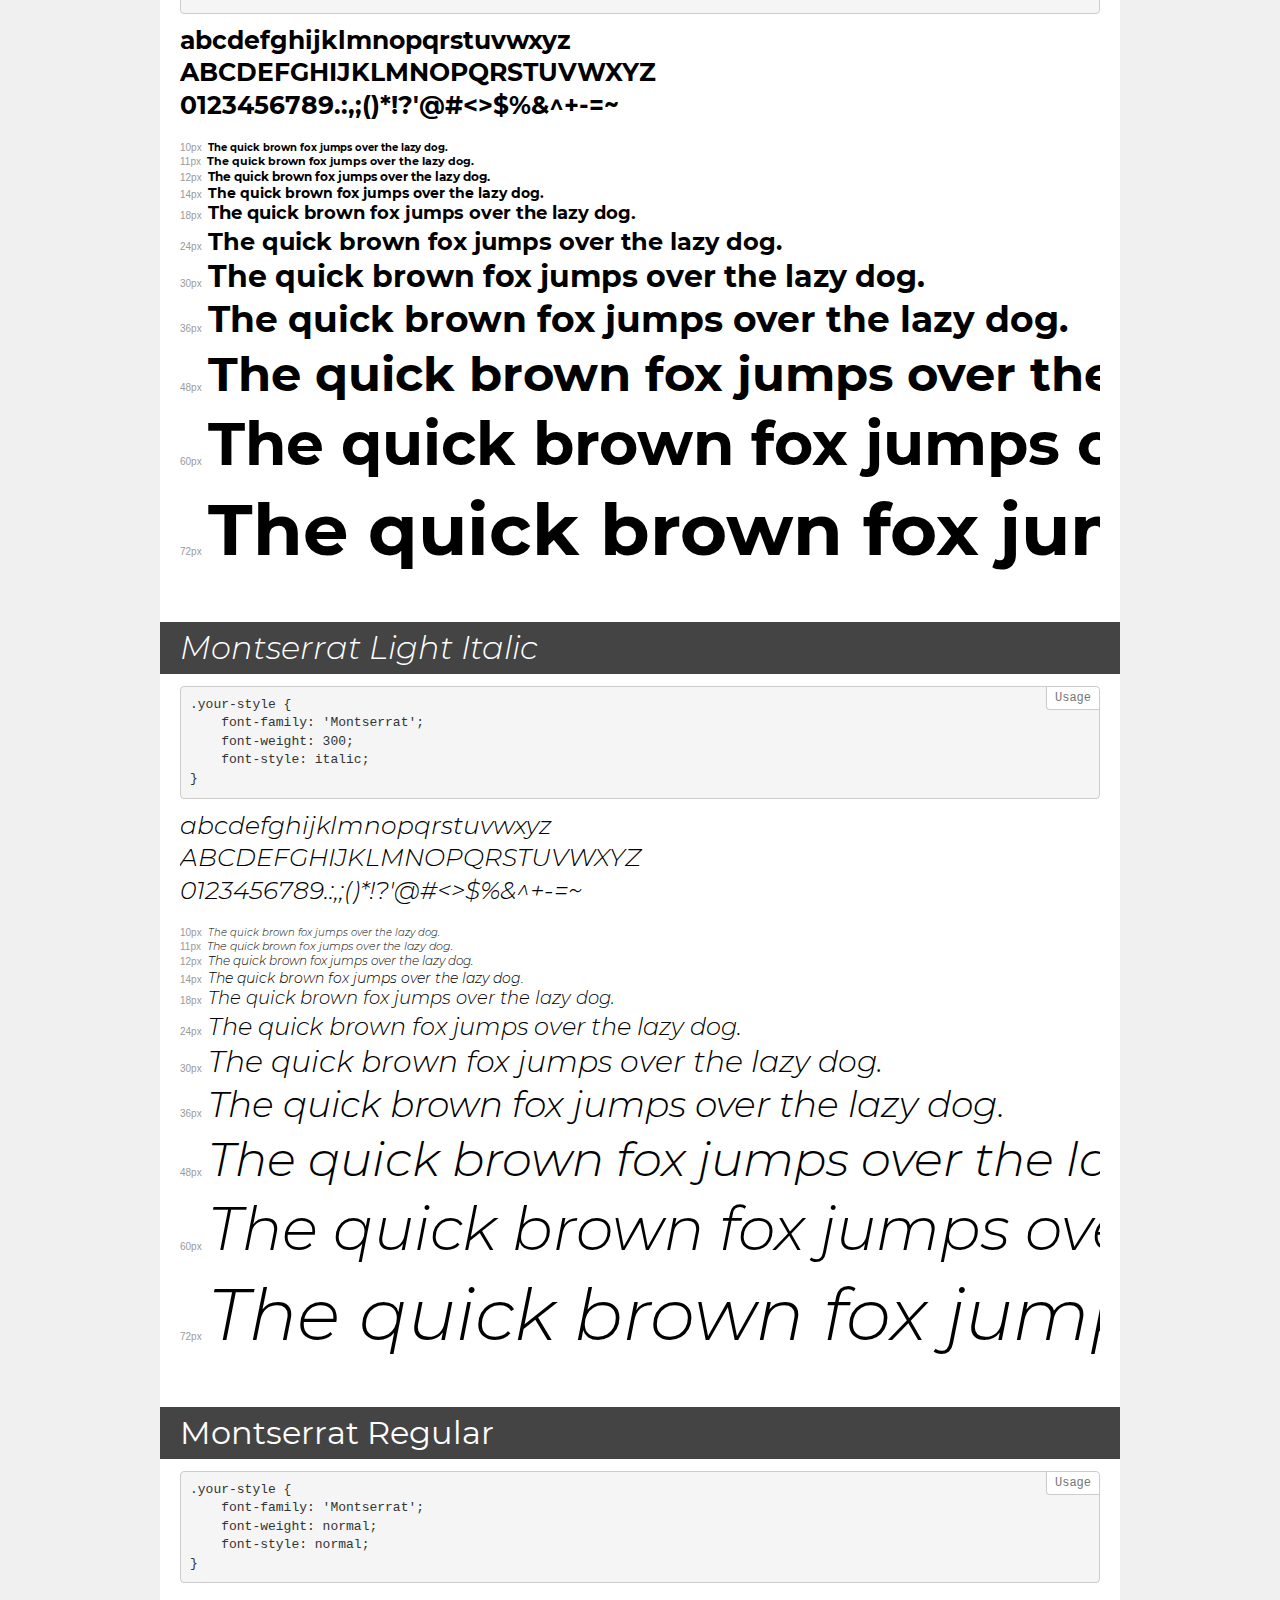
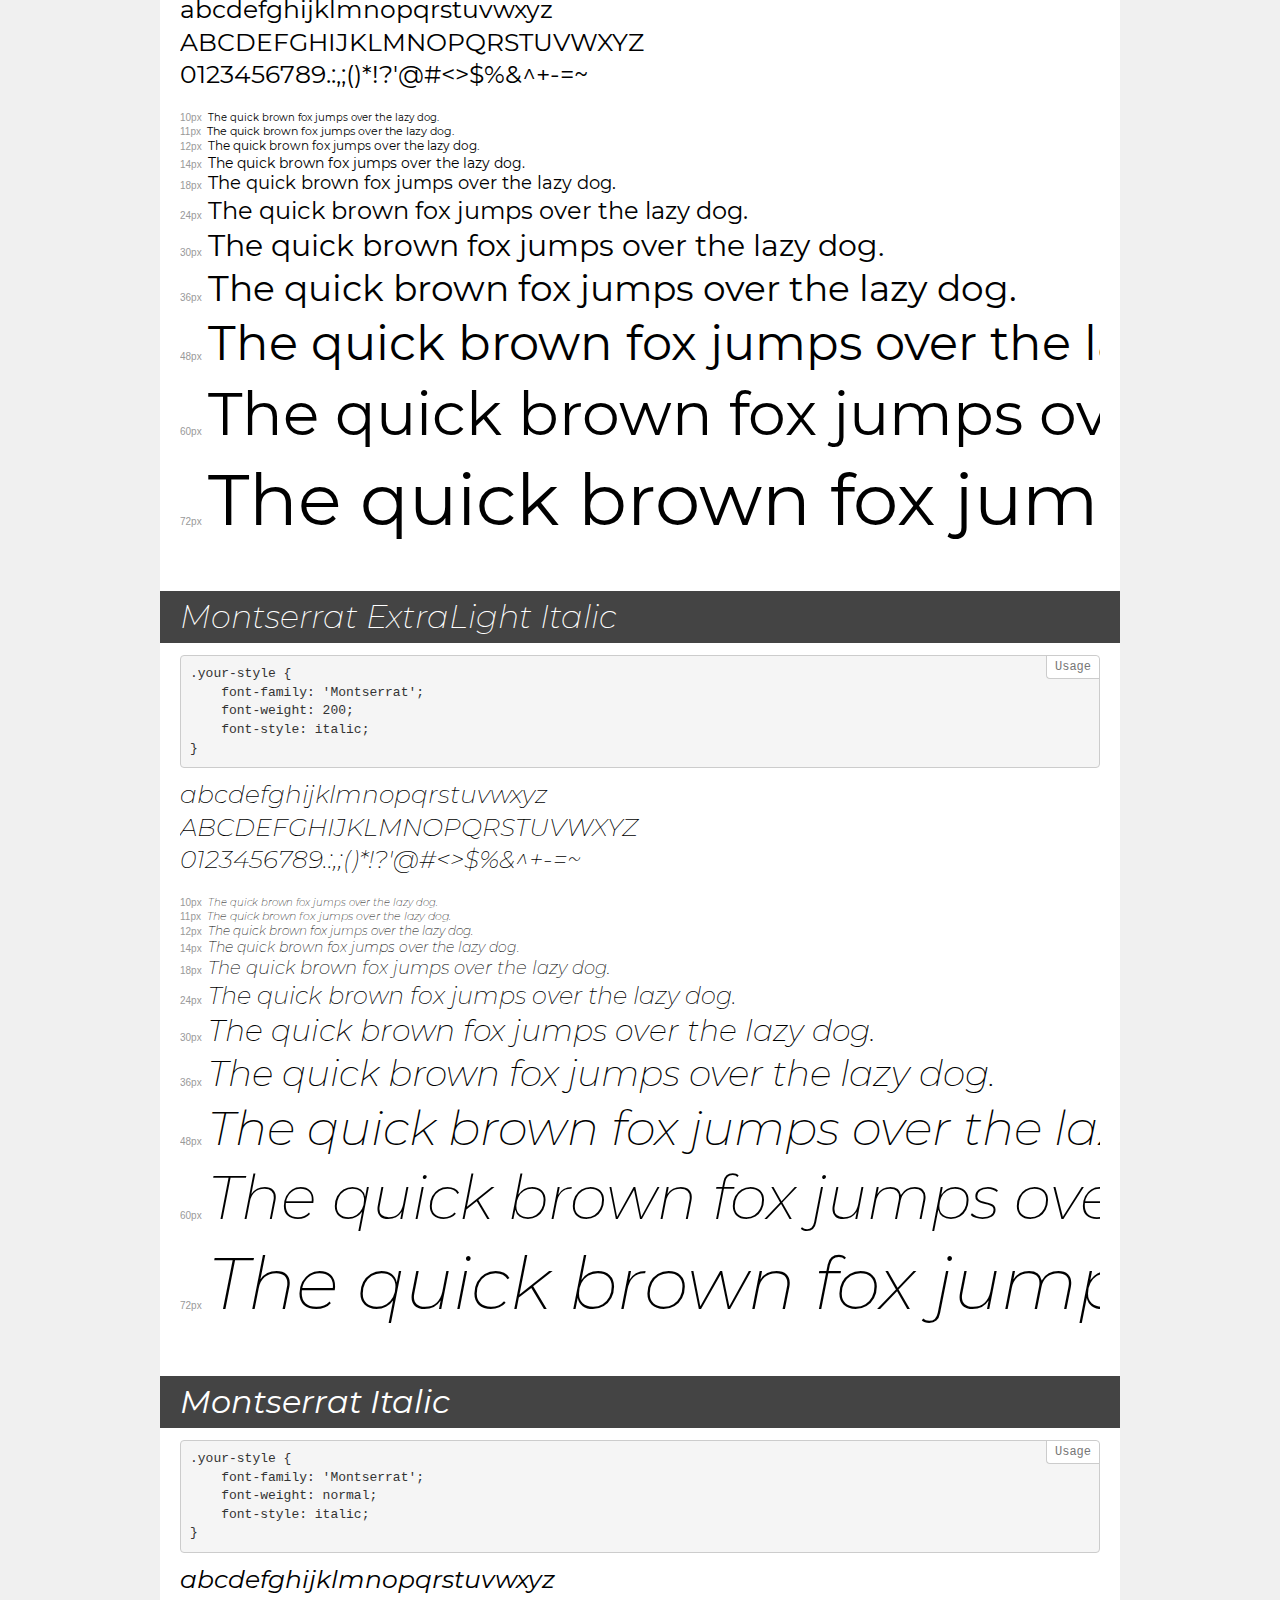
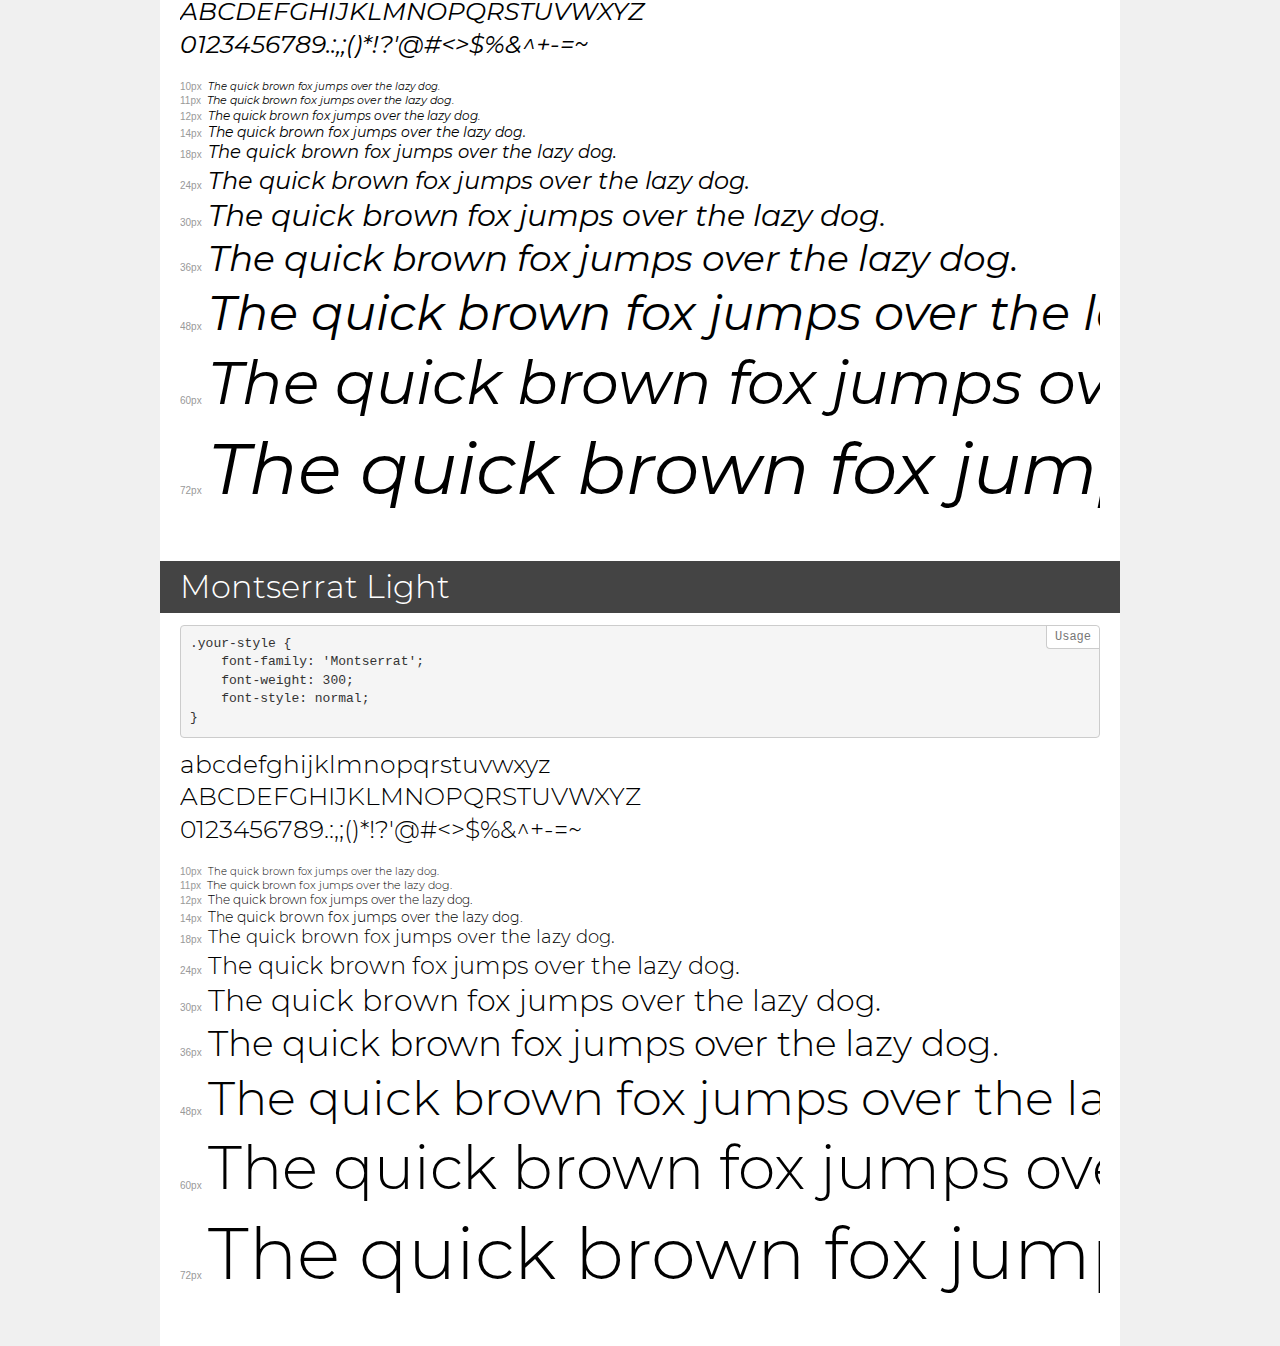
<file: font/Montserrat/demo.html>
<!DOCTYPE html>
<html lang="en">
<head>
    <meta charset="utf-8">
    <meta http-equiv="X-UA-Compatible" content="IE=edge">
    <meta name="viewport" content="width=device-width, initial-scale=1">
    <meta name="robots" content="noindex, noarchive">
    <meta name="format-detection" content="telephone=no">
    <title>Transfonter demo</title>
    <link href="stylesheet.css" rel="stylesheet">
    <style>
        /*
        http://meyerweb.com/eric/tools/css/reset/
        v2.0 | 20110126
        License: none (public domain)
        */
        html, body, div, span, applet, object, iframe,
        h1, h2, h3, h4, h5, h6, p, blockquote, pre,
        a, abbr, acronym, address, big, cite, code,
        del, dfn, em, img, ins, kbd, q, s, samp,
        small, strike, strong, sub, sup, tt, var,
        b, u, i, center,
        dl, dt, dd, ol, ul, li,
        fieldset, form, label, legend,
        table, caption, tbody, tfoot, thead, tr, th, td,
        article, aside, canvas, details, embed,
        figure, figcaption, footer, header, hgroup,
        menu, nav, output, ruby, section, summary,
        time, mark, audio, video {
            margin: 0;
            padding: 0;
            border: 0;
            font-size: 100%;
            font: inherit;
            vertical-align: baseline;
        }
        /* HTML5 display-role reset for older browsers */
        article, aside, details, figcaption, figure,
        footer, header, hgroup, menu, nav, section {
            display: block;
        }
        body {
            line-height: 1;
        }
        ol, ul {
            list-style: none;
        }
        blockquote, q {
            quotes: none;
        }
        blockquote:before, blockquote:after,
        q:before, q:after {
            content: '';
            content: none;
        }
        table {
            border-collapse: collapse;
            border-spacing: 0;
        }
        /* demo styles */
        body {
            background: #f0f0f0;
            color: #000;
        }
        .page {
            background: #fff;
            width: 920px;
            margin: 0 auto;
            padding: 20px 20px 0 20px;
            overflow: hidden;
        }
        .font-container {
            overflow-x: auto;
            overflow-y: hidden;
            margin-bottom: 40px;
            line-height: 1.3;
            white-space: nowrap;
            padding-bottom: 5px;
        }
        h1 {
            position: relative;
            background: #444;
            font-size: 32px;
            color: #fff;
            padding: 10px 20px;
            margin: 0 -20px 12px -20px;
        }
        .letters {
            font-size: 25px;
            margin-bottom: 20px;
        }
        .s10:before {
            content: '10px';
        }
        .s11:before {
            content: '11px';
        }
        .s12:before {
            content: '12px';
        }
        .s14:before {
            content: '14px';
        }
        .s18:before {
            content: '18px';
        }
        .s24:before {
            content: '24px';
        }
        .s30:before {
            content: '30px';
        }
        .s36:before {
            content: '36px';
        }
        .s48:before {
            content: '48px';
        }
        .s60:before {
            content: '60px';
        }
        .s72:before {
            content: '72px';
        }
        .s10:before, .s11:before, .s12:before, .s14:before,
        .s18:before, .s24:before, .s30:before, .s36:before,
        .s48:before, .s60:before, .s72:before {
            font-family: Arial, sans-serif;
            font-size: 10px;
            font-weight: normal;
            font-style: normal;
            color: #999;
            padding-right: 6px;
        }
        pre {
            display: block;
            position: relative;
            padding: 9px;
            margin: 0 0 10px;
            font-family: Monaco, Menlo, Consolas, "Courier New", monospace;
            font-size: 13px;
            line-height: 1.428571429;
            color: #333;
            font-weight: normal;
            font-style: normal;
            background-color: #f5f5f5;
            border: 1px solid #ccc;
            overflow-x: auto;
            border-radius: 4px;
        }
        pre:after {
            display: block;
            position: absolute;
            right: 0;
            top: 0;
            content: 'Usage';
            line-height: 1;
            padding: 5px 8px;
            font-size: 12px;
            color: #767676;
            background-color: #fff;
            border: 1px solid #ccc;
            border-right: none;
            border-top: none;
            border-radius: 0 4px 0 4px;
            z-index: 10;
        }
        /* responsive */
        @media (max-width: 959px) {
            .page {
                width: auto;
                margin: 0;
            }
        }
    </style>
</head>
<body>
<div class="page">
    <div class="demo">
        <h1 style="font-family: 'Montserrat'; font-weight: 500; font-style: normal;">Montserrat Medium</h1>
        <pre>.your-style {
    font-family: 'Montserrat';
    font-weight: 500;
    font-style: normal;
}</pre>
        <div class="font-container" style="font-family: 'Montserrat'; font-weight: 500; font-style: normal;">
            <p class="letters">
                abcdefghijklmnopqrstuvwxyz<br>
ABCDEFGHIJKLMNOPQRSTUVWXYZ<br>
                0123456789.:,;()*!?'@#<>$%&^+-=~
            </p>
            <p class="s10" style="font-size: 10px;">The quick brown fox jumps over the lazy dog.</p>
            <p class="s11" style="font-size: 11px;">The quick brown fox jumps over the lazy dog.</p>
            <p class="s12" style="font-size: 12px;">The quick brown fox jumps over the lazy dog.</p>
            <p class="s14" style="font-size: 14px;">The quick brown fox jumps over the lazy dog.</p>
            <p class="s18" style="font-size: 18px;">The quick brown fox jumps over the lazy dog.</p>
            <p class="s24" style="font-size: 24px;">The quick brown fox jumps over the lazy dog.</p>
            <p class="s30" style="font-size: 30px;">The quick brown fox jumps over the lazy dog.</p>
            <p class="s36" style="font-size: 36px;">The quick brown fox jumps over the lazy dog.</p>
            <p class="s48" style="font-size: 48px;">The quick brown fox jumps over the lazy dog.</p>
            <p class="s60" style="font-size: 60px;">The quick brown fox jumps over the lazy dog.</p>
            <p class="s72" style="font-size: 72px;">The quick brown fox jumps over the lazy dog.</p>
        </div>
    </div>
    <div class="demo">
        <h1 style="font-family: 'Montserrat'; font-weight: 900; font-style: italic;">Montserrat Black Italic</h1>
        <pre>.your-style {
    font-family: 'Montserrat';
    font-weight: 900;
    font-style: italic;
}</pre>
        <div class="font-container" style="font-family: 'Montserrat'; font-weight: 900; font-style: italic;">
            <p class="letters">
                abcdefghijklmnopqrstuvwxyz<br>
ABCDEFGHIJKLMNOPQRSTUVWXYZ<br>
                0123456789.:,;()*!?'@#<>$%&^+-=~
            </p>
            <p class="s10" style="font-size: 10px;">The quick brown fox jumps over the lazy dog.</p>
            <p class="s11" style="font-size: 11px;">The quick brown fox jumps over the lazy dog.</p>
            <p class="s12" style="font-size: 12px;">The quick brown fox jumps over the lazy dog.</p>
            <p class="s14" style="font-size: 14px;">The quick brown fox jumps over the lazy dog.</p>
            <p class="s18" style="font-size: 18px;">The quick brown fox jumps over the lazy dog.</p>
            <p class="s24" style="font-size: 24px;">The quick brown fox jumps over the lazy dog.</p>
            <p class="s30" style="font-size: 30px;">The quick brown fox jumps over the lazy dog.</p>
            <p class="s36" style="font-size: 36px;">The quick brown fox jumps over the lazy dog.</p>
            <p class="s48" style="font-size: 48px;">The quick brown fox jumps over the lazy dog.</p>
            <p class="s60" style="font-size: 60px;">The quick brown fox jumps over the lazy dog.</p>
            <p class="s72" style="font-size: 72px;">The quick brown fox jumps over the lazy dog.</p>
        </div>
    </div>
    <div class="demo">
        <h1 style="font-family: 'Montserrat'; font-weight: bold; font-style: italic;">Montserrat Bold Italic</h1>
        <pre>.your-style {
    font-family: 'Montserrat';
    font-weight: bold;
    font-style: italic;
}</pre>
        <div class="font-container" style="font-family: 'Montserrat'; font-weight: bold; font-style: italic;">
            <p class="letters">
                abcdefghijklmnopqrstuvwxyz<br>
ABCDEFGHIJKLMNOPQRSTUVWXYZ<br>
                0123456789.:,;()*!?'@#<>$%&^+-=~
            </p>
            <p class="s10" style="font-size: 10px;">The quick brown fox jumps over the lazy dog.</p>
            <p class="s11" style="font-size: 11px;">The quick brown fox jumps over the lazy dog.</p>
            <p class="s12" style="font-size: 12px;">The quick brown fox jumps over the lazy dog.</p>
            <p class="s14" style="font-size: 14px;">The quick brown fox jumps over the lazy dog.</p>
            <p class="s18" style="font-size: 18px;">The quick brown fox jumps over the lazy dog.</p>
            <p class="s24" style="font-size: 24px;">The quick brown fox jumps over the lazy dog.</p>
            <p class="s30" style="font-size: 30px;">The quick brown fox jumps over the lazy dog.</p>
            <p class="s36" style="font-size: 36px;">The quick brown fox jumps over the lazy dog.</p>
            <p class="s48" style="font-size: 48px;">The quick brown fox jumps over the lazy dog.</p>
            <p class="s60" style="font-size: 60px;">The quick brown fox jumps over the lazy dog.</p>
            <p class="s72" style="font-size: 72px;">The quick brown fox jumps over the lazy dog.</p>
        </div>
    </div>
    <div class="demo">
        <h1 style="font-family: 'Montserrat'; font-weight: 500; font-style: italic;">Montserrat Medium Italic</h1>
        <pre>.your-style {
    font-family: 'Montserrat';
    font-weight: 500;
    font-style: italic;
}</pre>
        <div class="font-container" style="font-family: 'Montserrat'; font-weight: 500; font-style: italic;">
            <p class="letters">
                abcdefghijklmnopqrstuvwxyz<br>
ABCDEFGHIJKLMNOPQRSTUVWXYZ<br>
                0123456789.:,;()*!?'@#<>$%&^+-=~
            </p>
            <p class="s10" style="font-size: 10px;">The quick brown fox jumps over the lazy dog.</p>
            <p class="s11" style="font-size: 11px;">The quick brown fox jumps over the lazy dog.</p>
            <p class="s12" style="font-size: 12px;">The quick brown fox jumps over the lazy dog.</p>
            <p class="s14" style="font-size: 14px;">The quick brown fox jumps over the lazy dog.</p>
            <p class="s18" style="font-size: 18px;">The quick brown fox jumps over the lazy dog.</p>
            <p class="s24" style="font-size: 24px;">The quick brown fox jumps over the lazy dog.</p>
            <p class="s30" style="font-size: 30px;">The quick brown fox jumps over the lazy dog.</p>
            <p class="s36" style="font-size: 36px;">The quick brown fox jumps over the lazy dog.</p>
            <p class="s48" style="font-size: 48px;">The quick brown fox jumps over the lazy dog.</p>
            <p class="s60" style="font-size: 60px;">The quick brown fox jumps over the lazy dog.</p>
            <p class="s72" style="font-size: 72px;">The quick brown fox jumps over the lazy dog.</p>
        </div>
    </div>
    <div class="demo">
        <h1 style="font-family: 'Montserrat'; font-weight: 100; font-style: italic;">Montserrat Thin Italic</h1>
        <pre>.your-style {
    font-family: 'Montserrat';
    font-weight: 100;
    font-style: italic;
}</pre>
        <div class="font-container" style="font-family: 'Montserrat'; font-weight: 100; font-style: italic;">
            <p class="letters">
                abcdefghijklmnopqrstuvwxyz<br>
ABCDEFGHIJKLMNOPQRSTUVWXYZ<br>
                0123456789.:,;()*!?'@#<>$%&^+-=~
            </p>
            <p class="s10" style="font-size: 10px;">The quick brown fox jumps over the lazy dog.</p>
            <p class="s11" style="font-size: 11px;">The quick brown fox jumps over the lazy dog.</p>
            <p class="s12" style="font-size: 12px;">The quick brown fox jumps over the lazy dog.</p>
            <p class="s14" style="font-size: 14px;">The quick brown fox jumps over the lazy dog.</p>
            <p class="s18" style="font-size: 18px;">The quick brown fox jumps over the lazy dog.</p>
            <p class="s24" style="font-size: 24px;">The quick brown fox jumps over the lazy dog.</p>
            <p class="s30" style="font-size: 30px;">The quick brown fox jumps over the lazy dog.</p>
            <p class="s36" style="font-size: 36px;">The quick brown fox jumps over the lazy dog.</p>
            <p class="s48" style="font-size: 48px;">The quick brown fox jumps over the lazy dog.</p>
            <p class="s60" style="font-size: 60px;">The quick brown fox jumps over the lazy dog.</p>
            <p class="s72" style="font-size: 72px;">The quick brown fox jumps over the lazy dog.</p>
        </div>
    </div>
    <div class="demo">
        <h1 style="font-family: 'Montserrat'; font-weight: 100; font-style: normal;">Montserrat Thin</h1>
        <pre>.your-style {
    font-family: 'Montserrat';
    font-weight: 100;
    font-style: normal;
}</pre>
        <div class="font-container" style="font-family: 'Montserrat'; font-weight: 100; font-style: normal;">
            <p class="letters">
                abcdefghijklmnopqrstuvwxyz<br>
ABCDEFGHIJKLMNOPQRSTUVWXYZ<br>
                0123456789.:,;()*!?'@#<>$%&^+-=~
            </p>
            <p class="s10" style="font-size: 10px;">The quick brown fox jumps over the lazy dog.</p>
            <p class="s11" style="font-size: 11px;">The quick brown fox jumps over the lazy dog.</p>
            <p class="s12" style="font-size: 12px;">The quick brown fox jumps over the lazy dog.</p>
            <p class="s14" style="font-size: 14px;">The quick brown fox jumps over the lazy dog.</p>
            <p class="s18" style="font-size: 18px;">The quick brown fox jumps over the lazy dog.</p>
            <p class="s24" style="font-size: 24px;">The quick brown fox jumps over the lazy dog.</p>
            <p class="s30" style="font-size: 30px;">The quick brown fox jumps over the lazy dog.</p>
            <p class="s36" style="font-size: 36px;">The quick brown fox jumps over the lazy dog.</p>
            <p class="s48" style="font-size: 48px;">The quick brown fox jumps over the lazy dog.</p>
            <p class="s60" style="font-size: 60px;">The quick brown fox jumps over the lazy dog.</p>
            <p class="s72" style="font-size: 72px;">The quick brown fox jumps over the lazy dog.</p>
        </div>
    </div>
    <div class="demo">
        <h1 style="font-family: 'Montserrat'; font-weight: 900; font-style: normal;">Montserrat Black</h1>
        <pre>.your-style {
    font-family: 'Montserrat';
    font-weight: 900;
    font-style: normal;
}</pre>
        <div class="font-container" style="font-family: 'Montserrat'; font-weight: 900; font-style: normal;">
            <p class="letters">
                abcdefghijklmnopqrstuvwxyz<br>
ABCDEFGHIJKLMNOPQRSTUVWXYZ<br>
                0123456789.:,;()*!?'@#<>$%&^+-=~
            </p>
            <p class="s10" style="font-size: 10px;">The quick brown fox jumps over the lazy dog.</p>
            <p class="s11" style="font-size: 11px;">The quick brown fox jumps over the lazy dog.</p>
            <p class="s12" style="font-size: 12px;">The quick brown fox jumps over the lazy dog.</p>
            <p class="s14" style="font-size: 14px;">The quick brown fox jumps over the lazy dog.</p>
            <p class="s18" style="font-size: 18px;">The quick brown fox jumps over the lazy dog.</p>
            <p class="s24" style="font-size: 24px;">The quick brown fox jumps over the lazy dog.</p>
            <p class="s30" style="font-size: 30px;">The quick brown fox jumps over the lazy dog.</p>
            <p class="s36" style="font-size: 36px;">The quick brown fox jumps over the lazy dog.</p>
            <p class="s48" style="font-size: 48px;">The quick brown fox jumps over the lazy dog.</p>
            <p class="s60" style="font-size: 60px;">The quick brown fox jumps over the lazy dog.</p>
            <p class="s72" style="font-size: 72px;">The quick brown fox jumps over the lazy dog.</p>
        </div>
    </div>
    <div class="demo">
        <h1 style="font-family: 'Montserrat'; font-weight: 600; font-style: italic;">Montserrat SemiBold Italic</h1>
        <pre>.your-style {
    font-family: 'Montserrat';
    font-weight: 600;
    font-style: italic;
}</pre>
        <div class="font-container" style="font-family: 'Montserrat'; font-weight: 600; font-style: italic;">
            <p class="letters">
                abcdefghijklmnopqrstuvwxyz<br>
ABCDEFGHIJKLMNOPQRSTUVWXYZ<br>
                0123456789.:,;()*!?'@#<>$%&^+-=~
            </p>
            <p class="s10" style="font-size: 10px;">The quick brown fox jumps over the lazy dog.</p>
            <p class="s11" style="font-size: 11px;">The quick brown fox jumps over the lazy dog.</p>
            <p class="s12" style="font-size: 12px;">The quick brown fox jumps over the lazy dog.</p>
            <p class="s14" style="font-size: 14px;">The quick brown fox jumps over the lazy dog.</p>
            <p class="s18" style="font-size: 18px;">The quick brown fox jumps over the lazy dog.</p>
            <p class="s24" style="font-size: 24px;">The quick brown fox jumps over the lazy dog.</p>
            <p class="s30" style="font-size: 30px;">The quick brown fox jumps over the lazy dog.</p>
            <p class="s36" style="font-size: 36px;">The quick brown fox jumps over the lazy dog.</p>
            <p class="s48" style="font-size: 48px;">The quick brown fox jumps over the lazy dog.</p>
            <p class="s60" style="font-size: 60px;">The quick brown fox jumps over the lazy dog.</p>
            <p class="s72" style="font-size: 72px;">The quick brown fox jumps over the lazy dog.</p>
        </div>
    </div>
    <div class="demo">
        <h1 style="font-family: 'Montserrat'; font-weight: 200; font-style: normal;">Montserrat ExtraLight</h1>
        <pre>.your-style {
    font-family: 'Montserrat';
    font-weight: 200;
    font-style: normal;
}</pre>
        <div class="font-container" style="font-family: 'Montserrat'; font-weight: 200; font-style: normal;">
            <p class="letters">
                abcdefghijklmnopqrstuvwxyz<br>
ABCDEFGHIJKLMNOPQRSTUVWXYZ<br>
                0123456789.:,;()*!?'@#<>$%&^+-=~
            </p>
            <p class="s10" style="font-size: 10px;">The quick brown fox jumps over the lazy dog.</p>
            <p class="s11" style="font-size: 11px;">The quick brown fox jumps over the lazy dog.</p>
            <p class="s12" style="font-size: 12px;">The quick brown fox jumps over the lazy dog.</p>
            <p class="s14" style="font-size: 14px;">The quick brown fox jumps over the lazy dog.</p>
            <p class="s18" style="font-size: 18px;">The quick brown fox jumps over the lazy dog.</p>
            <p class="s24" style="font-size: 24px;">The quick brown fox jumps over the lazy dog.</p>
            <p class="s30" style="font-size: 30px;">The quick brown fox jumps over the lazy dog.</p>
            <p class="s36" style="font-size: 36px;">The quick brown fox jumps over the lazy dog.</p>
            <p class="s48" style="font-size: 48px;">The quick brown fox jumps over the lazy dog.</p>
            <p class="s60" style="font-size: 60px;">The quick brown fox jumps over the lazy dog.</p>
            <p class="s72" style="font-size: 72px;">The quick brown fox jumps over the lazy dog.</p>
        </div>
    </div>
    <div class="demo">
        <h1 style="font-family: 'Montserrat'; font-weight: 600; font-style: normal;">Montserrat SemiBold</h1>
        <pre>.your-style {
    font-family: 'Montserrat';
    font-weight: 600;
    font-style: normal;
}</pre>
        <div class="font-container" style="font-family: 'Montserrat'; font-weight: 600; font-style: normal;">
            <p class="letters">
                abcdefghijklmnopqrstuvwxyz<br>
ABCDEFGHIJKLMNOPQRSTUVWXYZ<br>
                0123456789.:,;()*!?'@#<>$%&^+-=~
            </p>
            <p class="s10" style="font-size: 10px;">The quick brown fox jumps over the lazy dog.</p>
            <p class="s11" style="font-size: 11px;">The quick brown fox jumps over the lazy dog.</p>
            <p class="s12" style="font-size: 12px;">The quick brown fox jumps over the lazy dog.</p>
            <p class="s14" style="font-size: 14px;">The quick brown fox jumps over the lazy dog.</p>
            <p class="s18" style="font-size: 18px;">The quick brown fox jumps over the lazy dog.</p>
            <p class="s24" style="font-size: 24px;">The quick brown fox jumps over the lazy dog.</p>
            <p class="s30" style="font-size: 30px;">The quick brown fox jumps over the lazy dog.</p>
            <p class="s36" style="font-size: 36px;">The quick brown fox jumps over the lazy dog.</p>
            <p class="s48" style="font-size: 48px;">The quick brown fox jumps over the lazy dog.</p>
            <p class="s60" style="font-size: 60px;">The quick brown fox jumps over the lazy dog.</p>
            <p class="s72" style="font-size: 72px;">The quick brown fox jumps over the lazy dog.</p>
        </div>
    </div>
    <div class="demo">
        <h1 style="font-family: 'Montserrat'; font-weight: 800; font-style: normal;">Montserrat ExtraBold</h1>
        <pre>.your-style {
    font-family: 'Montserrat';
    font-weight: 800;
    font-style: normal;
}</pre>
        <div class="font-container" style="font-family: 'Montserrat'; font-weight: 800; font-style: normal;">
            <p class="letters">
                abcdefghijklmnopqrstuvwxyz<br>
ABCDEFGHIJKLMNOPQRSTUVWXYZ<br>
                0123456789.:,;()*!?'@#<>$%&^+-=~
            </p>
            <p class="s10" style="font-size: 10px;">The quick brown fox jumps over the lazy dog.</p>
            <p class="s11" style="font-size: 11px;">The quick brown fox jumps over the lazy dog.</p>
            <p class="s12" style="font-size: 12px;">The quick brown fox jumps over the lazy dog.</p>
            <p class="s14" style="font-size: 14px;">The quick brown fox jumps over the lazy dog.</p>
            <p class="s18" style="font-size: 18px;">The quick brown fox jumps over the lazy dog.</p>
            <p class="s24" style="font-size: 24px;">The quick brown fox jumps over the lazy dog.</p>
            <p class="s30" style="font-size: 30px;">The quick brown fox jumps over the lazy dog.</p>
            <p class="s36" style="font-size: 36px;">The quick brown fox jumps over the lazy dog.</p>
            <p class="s48" style="font-size: 48px;">The quick brown fox jumps over the lazy dog.</p>
            <p class="s60" style="font-size: 60px;">The quick brown fox jumps over the lazy dog.</p>
            <p class="s72" style="font-size: 72px;">The quick brown fox jumps over the lazy dog.</p>
        </div>
    </div>
    <div class="demo">
        <h1 style="font-family: 'Montserrat'; font-weight: 800; font-style: italic;">Montserrat ExtraBold Italic</h1>
        <pre>.your-style {
    font-family: 'Montserrat';
    font-weight: 800;
    font-style: italic;
}</pre>
        <div class="font-container" style="font-family: 'Montserrat'; font-weight: 800; font-style: italic;">
            <p class="letters">
                abcdefghijklmnopqrstuvwxyz<br>
ABCDEFGHIJKLMNOPQRSTUVWXYZ<br>
                0123456789.:,;()*!?'@#<>$%&^+-=~
            </p>
            <p class="s10" style="font-size: 10px;">The quick brown fox jumps over the lazy dog.</p>
            <p class="s11" style="font-size: 11px;">The quick brown fox jumps over the lazy dog.</p>
            <p class="s12" style="font-size: 12px;">The quick brown fox jumps over the lazy dog.</p>
            <p class="s14" style="font-size: 14px;">The quick brown fox jumps over the lazy dog.</p>
            <p class="s18" style="font-size: 18px;">The quick brown fox jumps over the lazy dog.</p>
            <p class="s24" style="font-size: 24px;">The quick brown fox jumps over the lazy dog.</p>
            <p class="s30" style="font-size: 30px;">The quick brown fox jumps over the lazy dog.</p>
            <p class="s36" style="font-size: 36px;">The quick brown fox jumps over the lazy dog.</p>
            <p class="s48" style="font-size: 48px;">The quick brown fox jumps over the lazy dog.</p>
            <p class="s60" style="font-size: 60px;">The quick brown fox jumps over the lazy dog.</p>
            <p class="s72" style="font-size: 72px;">The quick brown fox jumps over the lazy dog.</p>
        </div>
    </div>
    <div class="demo">
        <h1 style="font-family: 'Montserrat'; font-weight: bold; font-style: normal;">Montserrat Bold</h1>
        <pre>.your-style {
    font-family: 'Montserrat';
    font-weight: bold;
    font-style: normal;
}</pre>
        <div class="font-container" style="font-family: 'Montserrat'; font-weight: bold; font-style: normal;">
            <p class="letters">
                abcdefghijklmnopqrstuvwxyz<br>
ABCDEFGHIJKLMNOPQRSTUVWXYZ<br>
                0123456789.:,;()*!?'@#<>$%&^+-=~
            </p>
            <p class="s10" style="font-size: 10px;">The quick brown fox jumps over the lazy dog.</p>
            <p class="s11" style="font-size: 11px;">The quick brown fox jumps over the lazy dog.</p>
            <p class="s12" style="font-size: 12px;">The quick brown fox jumps over the lazy dog.</p>
            <p class="s14" style="font-size: 14px;">The quick brown fox jumps over the lazy dog.</p>
            <p class="s18" style="font-size: 18px;">The quick brown fox jumps over the lazy dog.</p>
            <p class="s24" style="font-size: 24px;">The quick brown fox jumps over the lazy dog.</p>
            <p class="s30" style="font-size: 30px;">The quick brown fox jumps over the lazy dog.</p>
            <p class="s36" style="font-size: 36px;">The quick brown fox jumps over the lazy dog.</p>
            <p class="s48" style="font-size: 48px;">The quick brown fox jumps over the lazy dog.</p>
            <p class="s60" style="font-size: 60px;">The quick brown fox jumps over the lazy dog.</p>
            <p class="s72" style="font-size: 72px;">The quick brown fox jumps over the lazy dog.</p>
        </div>
    </div>
    <div class="demo">
        <h1 style="font-family: 'Montserrat'; font-weight: 300; font-style: italic;">Montserrat Light Italic</h1>
        <pre>.your-style {
    font-family: 'Montserrat';
    font-weight: 300;
    font-style: italic;
}</pre>
        <div class="font-container" style="font-family: 'Montserrat'; font-weight: 300; font-style: italic;">
            <p class="letters">
                abcdefghijklmnopqrstuvwxyz<br>
ABCDEFGHIJKLMNOPQRSTUVWXYZ<br>
                0123456789.:,;()*!?'@#<>$%&^+-=~
            </p>
            <p class="s10" style="font-size: 10px;">The quick brown fox jumps over the lazy dog.</p>
            <p class="s11" style="font-size: 11px;">The quick brown fox jumps over the lazy dog.</p>
            <p class="s12" style="font-size: 12px;">The quick brown fox jumps over the lazy dog.</p>
            <p class="s14" style="font-size: 14px;">The quick brown fox jumps over the lazy dog.</p>
            <p class="s18" style="font-size: 18px;">The quick brown fox jumps over the lazy dog.</p>
            <p class="s24" style="font-size: 24px;">The quick brown fox jumps over the lazy dog.</p>
            <p class="s30" style="font-size: 30px;">The quick brown fox jumps over the lazy dog.</p>
            <p class="s36" style="font-size: 36px;">The quick brown fox jumps over the lazy dog.</p>
            <p class="s48" style="font-size: 48px;">The quick brown fox jumps over the lazy dog.</p>
            <p class="s60" style="font-size: 60px;">The quick brown fox jumps over the lazy dog.</p>
            <p class="s72" style="font-size: 72px;">The quick brown fox jumps over the lazy dog.</p>
        </div>
    </div>
    <div class="demo">
        <h1 style="font-family: 'Montserrat'; font-weight: normal; font-style: normal;">Montserrat Regular</h1>
        <pre>.your-style {
    font-family: 'Montserrat';
    font-weight: normal;
    font-style: normal;
}</pre>
        <div class="font-container" style="font-family: 'Montserrat'; font-weight: normal; font-style: normal;">
            <p class="letters">
                abcdefghijklmnopqrstuvwxyz<br>
ABCDEFGHIJKLMNOPQRSTUVWXYZ<br>
                0123456789.:,;()*!?'@#<>$%&^+-=~
            </p>
            <p class="s10" style="font-size: 10px;">The quick brown fox jumps over the lazy dog.</p>
            <p class="s11" style="font-size: 11px;">The quick brown fox jumps over the lazy dog.</p>
            <p class="s12" style="font-size: 12px;">The quick brown fox jumps over the lazy dog.</p>
            <p class="s14" style="font-size: 14px;">The quick brown fox jumps over the lazy dog.</p>
            <p class="s18" style="font-size: 18px;">The quick brown fox jumps over the lazy dog.</p>
            <p class="s24" style="font-size: 24px;">The quick brown fox jumps over the lazy dog.</p>
            <p class="s30" style="font-size: 30px;">The quick brown fox jumps over the lazy dog.</p>
            <p class="s36" style="font-size: 36px;">The quick brown fox jumps over the lazy dog.</p>
            <p class="s48" style="font-size: 48px;">The quick brown fox jumps over the lazy dog.</p>
            <p class="s60" style="font-size: 60px;">The quick brown fox jumps over the lazy dog.</p>
            <p class="s72" style="font-size: 72px;">The quick brown fox jumps over the lazy dog.</p>
        </div>
    </div>
    <div class="demo">
        <h1 style="font-family: 'Montserrat'; font-weight: 200; font-style: italic;">Montserrat ExtraLight Italic</h1>
        <pre>.your-style {
    font-family: 'Montserrat';
    font-weight: 200;
    font-style: italic;
}</pre>
        <div class="font-container" style="font-family: 'Montserrat'; font-weight: 200; font-style: italic;">
            <p class="letters">
                abcdefghijklmnopqrstuvwxyz<br>
ABCDEFGHIJKLMNOPQRSTUVWXYZ<br>
                0123456789.:,;()*!?'@#<>$%&^+-=~
            </p>
            <p class="s10" style="font-size: 10px;">The quick brown fox jumps over the lazy dog.</p>
            <p class="s11" style="font-size: 11px;">The quick brown fox jumps over the lazy dog.</p>
            <p class="s12" style="font-size: 12px;">The quick brown fox jumps over the lazy dog.</p>
            <p class="s14" style="font-size: 14px;">The quick brown fox jumps over the lazy dog.</p>
            <p class="s18" style="font-size: 18px;">The quick brown fox jumps over the lazy dog.</p>
            <p class="s24" style="font-size: 24px;">The quick brown fox jumps over the lazy dog.</p>
            <p class="s30" style="font-size: 30px;">The quick brown fox jumps over the lazy dog.</p>
            <p class="s36" style="font-size: 36px;">The quick brown fox jumps over the lazy dog.</p>
            <p class="s48" style="font-size: 48px;">The quick brown fox jumps over the lazy dog.</p>
            <p class="s60" style="font-size: 60px;">The quick brown fox jumps over the lazy dog.</p>
            <p class="s72" style="font-size: 72px;">The quick brown fox jumps over the lazy dog.</p>
        </div>
    </div>
    <div class="demo">
        <h1 style="font-family: 'Montserrat'; font-weight: normal; font-style: italic;">Montserrat Italic</h1>
        <pre>.your-style {
    font-family: 'Montserrat';
    font-weight: normal;
    font-style: italic;
}</pre>
        <div class="font-container" style="font-family: 'Montserrat'; font-weight: normal; font-style: italic;">
            <p class="letters">
                abcdefghijklmnopqrstuvwxyz<br>
ABCDEFGHIJKLMNOPQRSTUVWXYZ<br>
                0123456789.:,;()*!?'@#<>$%&^+-=~
            </p>
            <p class="s10" style="font-size: 10px;">The quick brown fox jumps over the lazy dog.</p>
            <p class="s11" style="font-size: 11px;">The quick brown fox jumps over the lazy dog.</p>
            <p class="s12" style="font-size: 12px;">The quick brown fox jumps over the lazy dog.</p>
            <p class="s14" style="font-size: 14px;">The quick brown fox jumps over the lazy dog.</p>
            <p class="s18" style="font-size: 18px;">The quick brown fox jumps over the lazy dog.</p>
            <p class="s24" style="font-size: 24px;">The quick brown fox jumps over the lazy dog.</p>
            <p class="s30" style="font-size: 30px;">The quick brown fox jumps over the lazy dog.</p>
            <p class="s36" style="font-size: 36px;">The quick brown fox jumps over the lazy dog.</p>
            <p class="s48" style="font-size: 48px;">The quick brown fox jumps over the lazy dog.</p>
            <p class="s60" style="font-size: 60px;">The quick brown fox jumps over the lazy dog.</p>
            <p class="s72" style="font-size: 72px;">The quick brown fox jumps over the lazy dog.</p>
        </div>
    </div>
    <div class="demo">
        <h1 style="font-family: 'Montserrat'; font-weight: 300; font-style: normal;">Montserrat Light</h1>
        <pre>.your-style {
    font-family: 'Montserrat';
    font-weight: 300;
    font-style: normal;
}</pre>
        <div class="font-container" style="font-family: 'Montserrat'; font-weight: 300; font-style: normal;">
            <p class="letters">
                abcdefghijklmnopqrstuvwxyz<br>
ABCDEFGHIJKLMNOPQRSTUVWXYZ<br>
                0123456789.:,;()*!?'@#<>$%&^+-=~
            </p>
            <p class="s10" style="font-size: 10px;">The quick brown fox jumps over the lazy dog.</p>
            <p class="s11" style="font-size: 11px;">The quick brown fox jumps over the lazy dog.</p>
            <p class="s12" style="font-size: 12px;">The quick brown fox jumps over the lazy dog.</p>
            <p class="s14" style="font-size: 14px;">The quick brown fox jumps over the lazy dog.</p>
            <p class="s18" style="font-size: 18px;">The quick brown fox jumps over the lazy dog.</p>
            <p class="s24" style="font-size: 24px;">The quick brown fox jumps over the lazy dog.</p>
            <p class="s30" style="font-size: 30px;">The quick brown fox jumps over the lazy dog.</p>
            <p class="s36" style="font-size: 36px;">The quick brown fox jumps over the lazy dog.</p>
            <p class="s48" style="font-size: 48px;">The quick brown fox jumps over the lazy dog.</p>
            <p class="s60" style="font-size: 60px;">The quick brown fox jumps over the lazy dog.</p>
            <p class="s72" style="font-size: 72px;">The quick brown fox jumps over the lazy dog.</p>
        </div>
    </div>
</div>
</body>
</html>
</file>
<file: style/style.css>
body {
    margin: 0;
    padding: 0;
    overflow-x: hidden;
}

::-webkit-scrollbar {
    width: 8px;
}

::-webkit-scrollbar-thumb {
    background: #283664;
    border-radius: 5px;
}

ul {
    margin: 0;
    padding: 0;
    list-style: none;
}

a {
    text-decoration: none;
}

h1,
h2,
h3,
h4,
h5,
h6 {
    margin: 0;
}

.container {
    padding: 0 155px;
    margin: 0 auto;
}

@media (max-width:1200px) {
    .container {
        padding: 0 50px;
    }
}

@media (max-width:499.9px) {
    .container {
        padding: 0 16px;
    }
}

.container-fluid {
    /* max-width: 1368px; */
    padding: 0 36px;
    margin: 0 auto;
}

.go-to {
    display: flex;
    align-items: center;
    z-index: 1;
    position: relative;
}

.go-to p {
    font-family: 'Montserrat';
    font-style: normal;
    font-weight: bold;
    font-size: 20px;
    line-height: 24px;
    color: white;
}

.go-to img {
    width: 45px;
    height: 16.67px;
    transition: .4s;
}

/* position items */
/* image */
.image {
    width: 560px;
    height: 448px;
    position: absolute;
    top: 112px;
    right: 202px;
    z-index: 1;
}

@media (max-width:1200px) {
    .image {
        width: 288px;
        height: 230.4px;
    }
}

.image img {
    height: 100%;
    width: 100%;
}

.bg-radius {
    width: 282px;
    height: 282px;
    position: absolute;
    top: 113px;
    right: 432px;
    border-radius: 50%;
    /* opacity: 0.5; */
    filter: blur(10px);
    background: linear-gradient(94.67deg, #576799 0%, #495889 100%);
}

@media (max-width:1200px) {
    .bg-radius {
        width: 150px;
        height: 150px;
    }
}

.pink-ellipse {
    position: absolute;
    width: 66px;
    height: 66px;
    top: 166px;
    right: 665px;
    background: #FF439D;
    border-radius: 50%;
}

@media (max-width:1200px) {
    .pink-ellipse {
        /* width: 34px; */
        /* height: 34px; */
        right: 545px;
    }
}

.red-ellipse {
    background: radial-gradient(71.47% 71.47% at 30.21% 28.53%, #F5405B 0%, #495889 100%);
    position: absolute;
    width: 777px;
    height: 778px;
    bottom: 145px;
    right: -95px;
    border-radius: 50%;
}

@media (max-width:1200px) {
    .red-ellipse {
        width: 326px;
        height: 326px;
        right: 0;
    }
}

.blue-ellipse {
    background: radial-gradient(71.47% 71.47% at 30.21% 28.53%, #43FFFF 0%, #495889 100%);
    width: 633px;
    height: 633px;
    position: absolute;
    bottom: 103px;
    left: -88px;
    border-radius: 50%;
}

@media (max-width:991.9px) {
    .blue-ellipse {
        width: 156px;
        height: 156px;
    }
}

.blur-mini-ellipse {
    background: rgba(255, 255, 255, 0.25);
    border: 1px solid rgba(255, 255, 255, 0.2);
    box-sizing: border-box;
    backdrop-filter: blur(7px);
    border-radius: 48px;
    transform: matrix(-1, 0, 0, 1, 0, 0);
    width: 96px;
    height: 96px;
    position: absolute;
    right: 662px;
    top: 433px;
    z-index: 2;
}

.vector-yellow {
    position: absolute;
    width: 1046px;
    height: 253px;
    left: 286px;
    top: 278px;
}

.vector-yellow img {
    height: 100%;
    width: 100%;
}

@media (max-width:1200px) {
    .vector-yellow {
        /* left: 0; */
    }
}

@media (max-width:991.9px) {
    .vector-yellow {
        width: 285.71px;
        height: 69.05px;
        right: 0 !important;
    }
}

.vector-pink {
    position: absolute;
    width: 600.6px;
    height: 158.45px;
    right: -75px;
    top: 311px;
}

.vector-pink img {
    height: 100%;
    width: 100%;
}

@media (max-width:1200px) {
    .vector-pink {
        right: 0;
    }
}

@media (max-width:991.9px) {
    .vector-pink {
        width: 164.29px;
        height: 42.86px;
    }
}

/* WALLPAPER SECTION */
#wallpaper-section {
    background: #283664;
    padding-bottom: 217px;
    position: relative;
}

/* HEADER */
header {
    display: flex;
    align-items: center;
    justify-content: space-between;
    height: 96px;
    width: 100%;
    position: relative;
}

header::before {
    position: absolute;
    content: '';
    top: 0;
    height: 1608px;
    width: 1px;
    background: white;
    opacity: 0.2;
}

@media (max-width:991.9px) {
    header::before {
        display: none;
    }
}

/* left side */
.left-side-header .logo {
    width: 72px;
    height: 54px;
    display: block;
}

.left-side-header img {
    width: 100%;
    height: 100%;
}

/* center side */
@media (max-width:991.9px) {
    .center-side-header {
        display: none;
    }
}

.center-side-header ul {
    display: flex;
}

.center-side-header a {
    font-style: normal;
    font-weight: normal;
    font-size: 14px;
    line-height: 17px;
    color: white;
    display: block;
    margin-left: 64px;
    font-family: 'Montserrat';
    text-transform: uppercase;
    position: relative;
}

.first-child-a,
.last-child-a {
    position: relative;
}

.first-child-a::before {
    position: absolute;
    content: '';
    top: -40px;
    height: 1100px;
    width: 1px;
    background: white;
    opacity: 0.2;
}

@media (max-width:991.9px) {
    .first-child-a::before {
        display: none;
    }
}

.last-child-a::before {
    position: absolute;
    content: '';
    top: -40px;
    height: 1100px;
    width: 1px;
    background: white;
    opacity: 0.2;
}

@media (max-width:991.9px) {
    .last-child-a::before {
        display: none;
    }
}

/* right side */
.right-side-header {
    display: flex;
    align-items: center;
}

@media (max-width:991.9px) {
    .right-side-header {
        display: none;
    }
}

.right-side-header .basket {
    height: 60px;
    width: 60px;
    background: rgba(255, 255, 255, 0.089);
    border-radius: 50%;
    display: flex;
    align-items: center;
    justify-content: center;
}

.right-side-header img {
    height: 24px;
    width: 24px;
}

.right-side-header .login-btn {
    display: block;
    font-style: normal;
    font-weight: bold;
    font-size: 14px;
    line-height: 17px;
    color: white;
    border: 2px solid #ffffff69;
    box-sizing: border-box;
    border-radius: 30px;
    text-transform: uppercase;
    margin-left: 24px;
    font-family: 'Montserrat';
    padding: 20px 45px;
}

.menu-button {
    border-radius: 50%;
    background-color: #384676;
    border: 1px solid rgba(255, 255, 255, 0.15);
    box-sizing: border-box;
    display: flex;
    justify-content: center;
    align-items: center;
    cursor: pointer;
    width: 61px;
    height: 60px;
}

.menu-button .inner {
    display: flex;
    justify-content: center;
    align-items: flex-end;
    flex-direction: column;
}

.menu-button span {
    width: 18px;
    height: 2px;
    background: white;
    display: block;
    z-index: 2;
}

.menu-button span:nth-child(2) {
    width: 14px;
    margin: 6px 0;
}

@media (min-width:991.9px) {
    .menu-button {
        display: none;
    }
}

/* =========== INNER WALLPAPER SECTION ============ */
.inner-wallpaper-section .discounts {
    /* 160 */
    margin-top: 85px;
}

@media (max-width:1200px) {
    .inner-wallpaper-section .discounts {
        margin-top: 50px;
    }
}

@media (max-width:991.9px) {
    .inner-wallpaper-section .discounts {
        margin-top: 0;
    }
}

/* .inner-wallpaper-section .discounts :hover{
    transform: translateX(55px);
} */

.inner-wallpaper-section .discounts p {
    margin-right: 17px;
}

.inner-wallpaper-section h1 {
    font-style: normal;
    font-weight: normal;
    font-size: 250px;
    line-height: 250px;
    letter-spacing: 0.1em;
    color: white;
    font-family: 'American Captain';
    margin-bottom: 12px;
    z-index: 1;
    position: relative;
}

@media (max-width:1200px) {
    .inner-wallpaper-section h1 {
        font-size: 206px;
        line-height: 168px;
    }
}

@media (max-width:991.9px) {
    .inner-wallpaper-section h1 {
        font-size: 72px;
        line-height: 72px;
    }
}

.inner-wallpaper-section h2 {
    font-family: 'American Captain';
    font-style: normal;
    font-weight: normal;
    font-size: 144px;
    line-height: 144px;
    letter-spacing: 0.1em;
    color: #FFD569;
    z-index: 1;
    position: relative;
}

@media (max-width:991.9px) {
    .inner-wallpaper-section h2 {
        font-size: 48px;
        line-height: 48px;
    }
}

.inner-wallpaper-section .shoes {
    justify-content: flex-end;
    margin-top: 25px;
}

.inner-wallpaper-section .shoes p {
    margin-right: 25px;
}

.inner-wallpaper-section .newest-shoes {
    width: 408px;
    height: 72px;
    transform: translate(265px, -34px);
}

/* ========= INNER WALLPAPER SECTION END============ */




/* =============== NEWEST SHOES SECTION =============== */
#newest-shoes-section {
    /* transform: translateY(-220px); */
    position: absolute;
    width: 100%;
}

.inner-newest-shoes {
    width: 100%;
    height: 100%;
    display: flex;
    background: #00E0FF;
    margin-bottom: 72px;
}

@media (max-width:1200px) {
    .inner-newest-shoes {
        flex-direction: column;
    }
}

/* Left side newest */
.left-side-new-s {
    min-width: 30%;
    height: auto;
}

@media (max-width:1342px) {
    .left-side-new-s {
        min-width: 45%;
    }
}

@media (max-width:1200px) {
    .left-side-new-s {
        min-width: 100%;
    }
}

.like-round-parent {
    width: 100%;
    display: flex;
    justify-content: flex-end;
}

.like-round {
    width: 60px;
    height: 60px;
    border-radius: 50%;
    display: flex;
    justify-content: center;
    align-items: center;
    background: white;
    margin: 40px 40px 43px 0;
}

@media (max-width:1200px) {
    .like-round {
        margin: 15px;
    }
}

.like-round svg {
    width: 17px;
    height: 14px;
    cursor: pointer;
}

.left-side-main-img {
    width: 100%;
    display: flex;
    justify-content: center;
    margin-bottom: 145px;
    position: relative;
}

@media (max-width:1200px) {
    .left-side-main-img {
        margin: 0;
    }
}

.left-side-main-img img {
    width: 264px;
    height: 264px;
    z-index: 1;
}

.left-side-main-img .second-ellipse {
    background: radial-gradient(71.47% 71.47% at 30.21% 28.53%, #F5405B 0%, #495889 100%);
    position: absolute;
    width: 76px;
    height: 76px;
    border-radius: 50%;
    right: 71px;
    top: 71px;
}

.left-side-main-img .first-ellipse {
    background: radial-gradient(71.47% 71.47% at 30.21% 28.53%, #F5405B 0%, #495889 100%);
    position: absolute;
    width: 28px;
    height: 28px;
    border-radius: 50%;
    left: 126px;
    top: 20px;
}

/* .left-side-main-img .shadow {
    position: absolute;
    transform: rotate(-7.85deg);
}

.left-side-main-img .shadow .first-shadow {
    background: #262E4D;
    filter: blur(50px);
    transform: matrix(0.87, -0.21, 0.65, 0.96, 0, 0);
    width: 153.71px;
    height: 12.64px;
    position: absolute;
}

.left-side-main-img .shadow .second-shadow {
    background: #000000;
    filter: blur(50px);
    transform: matrix(0.87, -0.21, 0.65, 0.96, 0, 0);
    width: 87.46px;
    height: 9.66px;
    position: absolute;
} */

/* Right side newest */
.right-side-new-s {
    background: #EDEFF4;
    width: 70%;
    height: auto;
    display: flex;
    padding: 113px 95px 100px 95px;
}

@media (max-width:1342px) {
    .right-side-new-s {
        min-width: 55%;
        padding: 0;
    }

    .content {
        margin-right: 40px !important;
        padding: 50px 0 50px 50px;
    }

    .inner {
        padding: 50px 0 50px 0;
    }
}

@media (max-width:1200px) {
    .right-side-new-s {
        min-width: 100%;
        justify-content: space-between;
    }
}


.right-side-new-s .content {
    display: flex;
    flex-direction: column;
    align-items: flex-start;
    margin-right: 145px;
}

.right-side-new-s .logo-nike-blue {
    width: 72px;
    height: 26px;
    margin-bottom: 30px;
}

.right-side-new-s .runner-click {
    width: 168px;
    height: 93px;
    margin-bottom: 32px;
}

.right-side-new-s .content p {
    margin: 0;
    font-family: 'Montserrat';
    font-style: normal;
    font-weight: normal;
    font-size: 16px;
    line-height: 170%;
    color: #283664;
}

.right-side-new-s .arrows {
    display: flex;
    align-items: center;
    margin-top: 32px;
}

.right-side-new-s button {
    width: 72px;
    height: 72px;
    border-radius: 50%;
    background: #FFFFFF;
    border: 2px solid rgba(40, 54, 100, 0.1);
    box-sizing: border-box;
    cursor: pointer;
    outline: none;
}

.right-side-new-s .prev-btn {
    margin-right: 24px;
}

.right-side-new-s button svg {
    width: 24px;
    height: 24px;
}

.right-side-new-s .inner p {
    font-family: 'Montserrat';
    font-style: normal;
    font-weight: normal;
    font-size: 16px;
    line-height: 170%;
    color: #283664;
    margin: 0;
}

.checkboxes {
    display: flex;
    align-items: center;
    margin: 13px 0 30px 0;
}

.form-check {
    padding: 0 !important;
}

label {
    font-family: 'Montserrat';
    font-style: normal;
    font-weight: bold;
    font-size: 14px;
    line-height: 170%;
    background: white;
    color: #283664;
}

input[type="radio"]+label {
    width: 62px;
    height: 64px;
    background: white;
    border: 1px solid #283664;
    border-radius: 50%;
    cursor: pointer;
    display: flex;
    flex-direction: column;
    align-items: center;
    justify-content: center;
    margin-right: 14px;
}

@media (max-width:1342px) {
    input[type="radio"]+label {
        width: 50px;
        height: 50px;
    }
}

input[type="radio"]:checked+label {
    background: #283664;
    border-color: #283664;
    color: white;
}

input[type="radio"] {
    display: none;
}

.rating {
    display: flex;
    align-items: center;
    margin: 18px 0 48px 0;
}

.rating svg {
    width: 24px;
    height: 24px;
    margin-right: 20px;
}

.color-choice-boxes {
    display: flex;
    align-items: center;
    margin-top: 12px;
}

.color-choice-boxes .box {
    display: flex;
    align-items: center;
    padding: 8px;
    background-color: #D9DDE6;
    border-radius: 30px;
    margin-right: 12px;
    cursor: pointer;
}

.color-choice-boxes .box span {
    height: 16px;
    width: 16px;
    display: block;
    border-radius: 50%;
    /* border: 2px solid #FFFFFF; */
}

.color-choice-boxes .first-box span:first-child {
    background: #0051C9;
    margin-right: 12px;
}

.color-choice-boxes .first-box span:last-child {
    background: #FFB443;
}

.color-choice-boxes .second-box span:first-child {
    background: #0051C9;
    margin-right: 12px;
}

.color-choice-boxes .second-box span:last-child {
    background: #262E4D;
}

.color-choice-boxes .third-box span:first-child {
    background: white;
    margin-right: 12px;
}

.color-choice-boxes .third-box span:last-child {
    background: #262E4D;
}

/* =============== NEWEST SHOES SECTION END =============== */


/* =================== EXPLORE SECTION ================== */
.inner-explore-section {
    background: #F5405B;
    margin-top: 405px;
    display: flex;
    align-items: center;
    justify-content: space-between;
    margin-bottom: 48px;
}

@media (max-width:1200px) {
    .inner-explore-section {
        margin-top: 617px;
    }
}

.left-side-explore {
    padding: 57px 0 57px 120px;
}

.right-side-explore {
    padding-right: 85px;
}

.right-side-explore button {
    background: #FFFFFF;
    width: 72px;
    height: 72px;
    border-radius: 50%;
    cursor: pointer;
    border: none;
    outline: none;
}

.right-side-explore button:first-child {
    margin-right: 24px;
}

.right-side-explore button svg {
    height: 24px;
    width: 24px;
}

.carousel-explore-section {
    margin-bottom: 72px;
    display: flex;
    justify-content: center;
    width: 100%;
    /* background-color: #F6F6F6; */
}

.slider {
    width: 1368px;
    height: fit-content;
    text-align: center;
}

@media (max-width:1445px) {
    .slider {
        width: 1200px;
    }
}

@media (max-width:1267px) {
    .slider {
        width: 900px;
    }
}

@media (max-width:991.9px) {
    .slider {
        width: 700px;
    }
}

.wrapper {
    overflow: hidden;
    position: relative;
    background: #222;
    z-index: 1;
}

#items {
    width: 10000px;
    position: relative;
    top: 0;
    left: -1368px;
}

@media (max-width:1445px) {
    #items {
        left: -1200px;
    }
}

@media (max-width:1267px) {
    #items {
        left: -900px;
    }
}

@media (max-width:991.9px) {
    #items {
        left: -700px;
    }
}

#items.shifting {
    transition: left .2s ease-out;
}

.slide {
    width: 1368px;
    height: fit-content;
    cursor: pointer;
    float: left;
    display: flex;
    transition: all 1s;
    position: relative;
    background: #FFCF47;
}

@media (max-width:1445px) {
    .slide {
        width: 1200px;
    }
}

@media (max-width:1267px) {
    .slide {
        width: 900px;
        height: 370px !important;
    }
}

@media (max-width:991.9px) {
    .slide {
        width: 700px;
        height: 300px !important;
    }
}

.control {
    position: absolute;
    top: 50%;
    width: 40px;
    height: 40px;
    background: #fff;
    border-radius: 20px;
    margin-top: -20px;
    box-shadow: 1px 1px 10px rgba(0, 0, 0, 0.3);
    z-index: 2;
    display: none;
}

.prev,
.next {
    background-size: 22px;
    background-position: center;
    background-repeat: no-repeat;
    cursor: pointer;
    color: #000;
    text-align: center;
    line-height: 40px;
}

.prev {
    background-image: url(ChevronLeft.png);
    left: -20px;
}

.next {
    background-image: url(ChevronRight-512.png);
    right: -20px;
}

#prev:active,
#next:active {
    transform: scale(0.8);
}

#prevBtn:active,
#nextBtn:active {
    transform: scale(0.8);
}

#prev,
#next,
#prevBtn,
#nextBtn {
    transition: .3s;
}

.slide {
    height: 552px;
    display: flex;
}

.slide .main-img {
    height: 100%;
    width: 100%;
}

.slide .main-img img {
    height: 100%;
    width: 100%;
    object-fit: cover;
}

.slide .side {
    position: relative;
    background-color: #F6F6F6;
    height: 100%;
    transition: .5s;
    z-index: 1;
}


.slide .side:hover .header-side {
    visibility: visible;
    opacity: 1;
}


.slide .content-img-first {
    position: absolute;
    width: 139px;
    height: 96px;
    left: 42px;
    top: 135px;
}

.slide .content-img-second {
    position: absolute;
    width: 177px;
    height: 96px;
    left: 42px;
    top: 135px;
}

@media (max-width:1267px) {
    .slide .content-img-second {
        top: 60px;
    }

    .slide .content-img-first {
        top: 60px;
    }
}

.slide .left-side {
    width: 50%;
}

.slide .right-side {
    width: 50%;
}

.header-side {
    width: 100%;
    height: 100%;
    display: flex;
    justify-content: space-between;
    align-items: flex-start;
    visibility: hidden;
    opacity: 0;
    transition: .5s;
    position: absolute;
    padding-top: 32px;
    top: 0;
    background: #e1e2e58f;
}

.header-side-inner {
    width: 100%;
    display: flex;
    align-items: center;
    justify-content: space-between;
}

.header-side img {
    width: 72px;
    height: 26px;
    margin-left: 48px;
}

.header-side a {
    font-family: 'Montserrat';
    font-style: normal;
    font-weight: bold;
    font-size: 14px;
    line-height: 17px;
    color: #262E4D;
    background: #FFFFFF;
    border-radius: 30px;
    width: 156px;
    height: 60px;
    display: flex;
    align-items: center;
    justify-content: center;
    margin-right: 48px;
}

/* =================== EXPLORE SECTION END ================== */


/* ======================= LATEST DETALIS SECTION ================= */
.latest-detalis-inner {
    margin-bottom: 72px;
    display: flex;
    justify-content: space-between;
    width: 100%;
}

@media (max-width:1200px) {
    .latest-detalis-inner {
        flex-direction: column;
    }

    .latest-left {
        width: 100% !important;
        padding: 0 !important;
    }

    .latest-right {
        width: 100%;
    }

    .main-latest {
        padding: 20px 50px;
    }

    .header-latest-left {
        padding: 20px 50px 0 50px;
        margin: 0 !important;
    }
}

.latest-left {
    background: #F4F4F6;
    width: 50%;
    padding: 56px 0 59px 120px;
}

@media (max-width:1300px) {
    .latest-left {
        padding: 30px;
    }
}

.header-latest-left {
    margin-bottom: 85px;
}

.header-latest-left img {
    width: 118px;
    height: 48px;
}

.main-latest img {
    width: 339px;
    height: 234px;
}

.main-latest p {
    font-family: 'Montserrat';
    font-style: normal;
    font-weight: normal;
    font-size: 20px;
    line-height: 170%;
    color: #283664;
    margin: 0;
}

.main-latest a {
    background: white;
    width: 360px;
    height: 96px;
    display: flex;
    align-items: center;
    justify-content: space-between;
    margin-top: 46px;
}

.main-latest a p {
    font-family: 'Montserrat';
    font-style: normal;
    font-weight: bold;
    font-size: 20px;
    line-height: 24px;
    color: #262E4D;
    margin-left: 32px;
}

.main-latest a img {
    width: 45px;
    height: 16.67px;
    margin-right: 48px;
}

.latest-right {
    min-width: 50%;
    position: relative;
}

.line-latest {
    display: flex;
    justify-content: space-between;
    width: 100%;
}

.box-line-latest {
    width: 50%;
    height: 334px;
}

.red {
    background: #F5405B;
}

.blue {
    background: #00E0FF;
}

.dark {
    background: #262E4D;
}

.yellow {
    background: #FFB443;
}

.images-latest-right {
    position: absolute;
    top: 59px;
    left: 0;
    width: 100%;
    height: 552px;
    display: flex;
}

.images-latest-right .first {
    width: 50%;
}

.images-latest-right .second {
    height: 100%;
    display: flex;
    flex-direction: column;
}

.images-latest-right .second img {
    height: 50%;
}

/* ======================= LATEST DETALIS SECTION END================= */



/* ===================== FOOTER ================ */
footer {
    background: #262E4D;
    padding: 128px 0 39px 0;
}

.footer-top {
    width: 100%;
    display: flex;
}

.col {
    width: calc(100% / 5);
    display: flex;
    flex-wrap: wrap;
    /* border: 1px solid white; */
}

@media (max-width:991.9px) {
    .col {
        width: calc(100% / 3) !important;
    }
}

.col a {
    display: block;
}

.col img {
    height: 26px;
    width: 72px;
}

.col ul a {
    font-family: 'Montserrat';
    font-style: normal;
    font-weight: 500;
    font-size: 14px;
    line-height: 17px;
    color: white;
    margin-bottom: 12px;
}

.col-li ul li {
    font-family: 'Montserrat';
    font-style: normal;
    font-weight: 500;
    font-size: 14px;
    line-height: 17px;
    color: white;
    margin-bottom: 12px;
}

.footer-bottom {
    width: 100%;
    display: flex;
    align-items: center;
    justify-content: space-between;
    margin-top: 73px;
}

.footer-bottom p {
    font-family: 'Montserrat';
    font-style: normal;
    font-weight: 500;
    font-size: 14px;
    line-height: 17px;
    color: #FFFFFF;
    opacity: 0.5;
    margin: 0;
}

.footer-bottom p:first-child {
    padding-left: 244px;
}

/* ===================== FOOTER END ================ */
</file>
<file: font/Montserrat/stylesheet.css>
@font-face {
    font-family: 'Montserrat';
    src: url('Montserrat-Medium.eot');
    src: url('Montserrat-Medium.eot?#iefix') format('embedded-opentype'),
        url('Montserrat-Medium.woff2') format('woff2'),
        url('Montserrat-Medium.woff') format('woff'),
        url('Montserrat-Medium.ttf') format('truetype'),
        url('Montserrat-Medium.svg#Montserrat-Medium') format('svg');
    font-weight: 500;
    font-style: normal;
    font-display: swap;
}

@font-face {
    font-family: 'Montserrat';
    src: url('Montserrat-BlackItalic.eot');
    src: url('Montserrat-BlackItalic.eot?#iefix') format('embedded-opentype'),
        url('Montserrat-BlackItalic.woff2') format('woff2'),
        url('Montserrat-BlackItalic.woff') format('woff'),
        url('Montserrat-BlackItalic.ttf') format('truetype'),
        url('Montserrat-BlackItalic.svg#Montserrat-BlackItalic') format('svg');
    font-weight: 900;
    font-style: italic;
    font-display: swap;
}

@font-face {
    font-family: 'Montserrat';
    src: url('Montserrat-BoldItalic.eot');
    src: url('Montserrat-BoldItalic.eot?#iefix') format('embedded-opentype'),
        url('Montserrat-BoldItalic.woff2') format('woff2'),
        url('Montserrat-BoldItalic.woff') format('woff'),
        url('Montserrat-BoldItalic.ttf') format('truetype'),
        url('Montserrat-BoldItalic.svg#Montserrat-BoldItalic') format('svg');
    font-weight: bold;
    font-style: italic;
    font-display: swap;
}

@font-face {
    font-family: 'Montserrat';
    src: url('Montserrat-MediumItalic.eot');
    src: url('Montserrat-MediumItalic.eot?#iefix') format('embedded-opentype'),
        url('Montserrat-MediumItalic.woff2') format('woff2'),
        url('Montserrat-MediumItalic.woff') format('woff'),
        url('Montserrat-MediumItalic.ttf') format('truetype'),
        url('Montserrat-MediumItalic.svg#Montserrat-MediumItalic') format('svg');
    font-weight: 500;
    font-style: italic;
    font-display: swap;
}

@font-face {
    font-family: 'Montserrat';
    src: url('Montserrat-ThinItalic.eot');
    src: url('Montserrat-ThinItalic.eot?#iefix') format('embedded-opentype'),
        url('Montserrat-ThinItalic.woff2') format('woff2'),
        url('Montserrat-ThinItalic.woff') format('woff'),
        url('Montserrat-ThinItalic.ttf') format('truetype'),
        url('Montserrat-ThinItalic.svg#Montserrat-ThinItalic') format('svg');
    font-weight: 100;
    font-style: italic;
    font-display: swap;
}

@font-face {
    font-family: 'Montserrat';
    src: url('Montserrat-Thin.eot');
    src: url('Montserrat-Thin.eot?#iefix') format('embedded-opentype'),
        url('Montserrat-Thin.woff2') format('woff2'),
        url('Montserrat-Thin.woff') format('woff'),
        url('Montserrat-Thin.ttf') format('truetype'),
        url('Montserrat-Thin.svg#Montserrat-Thin') format('svg');
    font-weight: 100;
    font-style: normal;
    font-display: swap;
}

@font-face {
    font-family: 'Montserrat';
    src: url('Montserrat-Black.eot');
    src: url('Montserrat-Black.eot?#iefix') format('embedded-opentype'),
        url('Montserrat-Black.woff2') format('woff2'),
        url('Montserrat-Black.woff') format('woff'),
        url('Montserrat-Black.ttf') format('truetype'),
        url('Montserrat-Black.svg#Montserrat-Black') format('svg');
    font-weight: 900;
    font-style: normal;
    font-display: swap;
}

@font-face {
    font-family: 'Montserrat';
    src: url('Montserrat-SemiBoldItalic.eot');
    src: url('Montserrat-SemiBoldItalic.eot?#iefix') format('embedded-opentype'),
        url('Montserrat-SemiBoldItalic.woff2') format('woff2'),
        url('Montserrat-SemiBoldItalic.woff') format('woff'),
        url('Montserrat-SemiBoldItalic.ttf') format('truetype'),
        url('Montserrat-SemiBoldItalic.svg#Montserrat-SemiBoldItalic') format('svg');
    font-weight: 600;
    font-style: italic;
    font-display: swap;
}

@font-face {
    font-family: 'Montserrat';
    src: url('Montserrat-ExtraLight.eot');
    src: url('Montserrat-ExtraLight.eot?#iefix') format('embedded-opentype'),
        url('Montserrat-ExtraLight.woff2') format('woff2'),
        url('Montserrat-ExtraLight.woff') format('woff'),
        url('Montserrat-ExtraLight.ttf') format('truetype'),
        url('Montserrat-ExtraLight.svg#Montserrat-ExtraLight') format('svg');
    font-weight: 200;
    font-style: normal;
    font-display: swap;
}

@font-face {
    font-family: 'Montserrat';
    src: url('Montserrat-SemiBold.eot');
    src: url('Montserrat-SemiBold.eot?#iefix') format('embedded-opentype'),
        url('Montserrat-SemiBold.woff2') format('woff2'),
        url('Montserrat-SemiBold.woff') format('woff'),
        url('Montserrat-SemiBold.ttf') format('truetype'),
        url('Montserrat-SemiBold.svg#Montserrat-SemiBold') format('svg');
    font-weight: 600;
    font-style: normal;
    font-display: swap;
}

@font-face {
    font-family: 'Montserrat';
    src: url('Montserrat-ExtraBold.eot');
    src: url('Montserrat-ExtraBold.eot?#iefix') format('embedded-opentype'),
        url('Montserrat-ExtraBold.woff2') format('woff2'),
        url('Montserrat-ExtraBold.woff') format('woff'),
        url('Montserrat-ExtraBold.ttf') format('truetype'),
        url('Montserrat-ExtraBold.svg#Montserrat-ExtraBold') format('svg');
    font-weight: 800;
    font-style: normal;
    font-display: swap;
}

@font-face {
    font-family: 'Montserrat';
    src: url('Montserrat-ExtraBoldItalic.eot');
    src: url('Montserrat-ExtraBoldItalic.eot?#iefix') format('embedded-opentype'),
        url('Montserrat-ExtraBoldItalic.woff2') format('woff2'),
        url('Montserrat-ExtraBoldItalic.woff') format('woff'),
        url('Montserrat-ExtraBoldItalic.ttf') format('truetype'),
        url('Montserrat-ExtraBoldItalic.svg#Montserrat-ExtraBoldItalic') format('svg');
    font-weight: 800;
    font-style: italic;
    font-display: swap;
}

@font-face {
    font-family: 'Montserrat';
    src: url('Montserrat-Bold.eot');
    src: url('Montserrat-Bold.eot?#iefix') format('embedded-opentype'),
        url('Montserrat-Bold.woff2') format('woff2'),
        url('Montserrat-Bold.woff') format('woff'),
        url('Montserrat-Bold.ttf') format('truetype'),
        url('Montserrat-Bold.svg#Montserrat-Bold') format('svg');
    font-weight: bold;
    font-style: normal;
    font-display: swap;
}

@font-face {
    font-family: 'Montserrat';
    src: url('Montserrat-LightItalic.eot');
    src: url('Montserrat-LightItalic.eot?#iefix') format('embedded-opentype'),
        url('Montserrat-LightItalic.woff2') format('woff2'),
        url('Montserrat-LightItalic.woff') format('woff'),
        url('Montserrat-LightItalic.ttf') format('truetype'),
        url('Montserrat-LightItalic.svg#Montserrat-LightItalic') format('svg');
    font-weight: 300;
    font-style: italic;
    font-display: swap;
}

@font-face {
    font-family: 'Montserrat';
    src: url('Montserrat-Regular.eot');
    src: url('Montserrat-Regular.eot?#iefix') format('embedded-opentype'),
        url('Montserrat-Regular.woff2') format('woff2'),
        url('Montserrat-Regular.woff') format('woff'),
        url('Montserrat-Regular.ttf') format('truetype'),
        url('Montserrat-Regular.svg#Montserrat-Regular') format('svg');
    font-weight: normal;
    font-style: normal;
    font-display: swap;
}

@font-face {
    font-family: 'Montserrat';
    src: url('Montserrat-ExtraLightItalic.eot');
    src: url('Montserrat-ExtraLightItalic.eot?#iefix') format('embedded-opentype'),
        url('Montserrat-ExtraLightItalic.woff2') format('woff2'),
        url('Montserrat-ExtraLightItalic.woff') format('woff'),
        url('Montserrat-ExtraLightItalic.ttf') format('truetype'),
        url('Montserrat-ExtraLightItalic.svg#Montserrat-ExtraLightItalic') format('svg');
    font-weight: 200;
    font-style: italic;
    font-display: swap;
}

@font-face {
    font-family: 'Montserrat';
    src: url('Montserrat-Italic.eot');
    src: url('Montserrat-Italic.eot?#iefix') format('embedded-opentype'),
        url('Montserrat-Italic.woff2') format('woff2'),
        url('Montserrat-Italic.woff') format('woff'),
        url('Montserrat-Italic.ttf') format('truetype'),
        url('Montserrat-Italic.svg#Montserrat-Italic') format('svg');
    font-weight: normal;
    font-style: italic;
    font-display: swap;
}

@font-face {
    font-family: 'Montserrat';
    src: url('Montserrat-Light.eot');
    src: url('Montserrat-Light.eot?#iefix') format('embedded-opentype'),
        url('Montserrat-Light.woff2') format('woff2'),
        url('Montserrat-Light.woff') format('woff'),
        url('Montserrat-Light.ttf') format('truetype'),
        url('Montserrat-Light.svg#Montserrat-Light') format('svg');
    font-weight: 300;
    font-style: normal;
    font-display: swap;
}
</file>
<file: font/American_captain/stylesheet.css>
@font-face {
    font-family: 'American Captain';
    src: url('AmericanCaptain.eot');
    src: url('AmericanCaptain.eot?#iefix') format('embedded-opentype'),
        url('AmericanCaptain.woff2') format('woff2'),
        url('AmericanCaptain.woff') format('woff'),
        url('AmericanCaptain.ttf') format('truetype'),
        url('AmericanCaptain.svg#AmericanCaptain') format('svg');
    font-weight: normal;
    font-style: normal;
    font-display: swap;
}

@font-face {
    font-family: 'American Captain';
    src: url('AmericanCaptain_1.eot');
    src: url('AmericanCaptain_1.eot?#iefix') format('embedded-opentype'),
        url('AmericanCaptain_1.woff2') format('woff2'),
        url('AmericanCaptain_1.woff') format('woff'),
        url('AmericanCaptain_1.ttf') format('truetype'),
        url('AmericanCaptain_1.svg#AmericanCaptain') format('svg');
    font-weight: normal;
    font-style: normal;
    font-display: swap;
}
</file>
